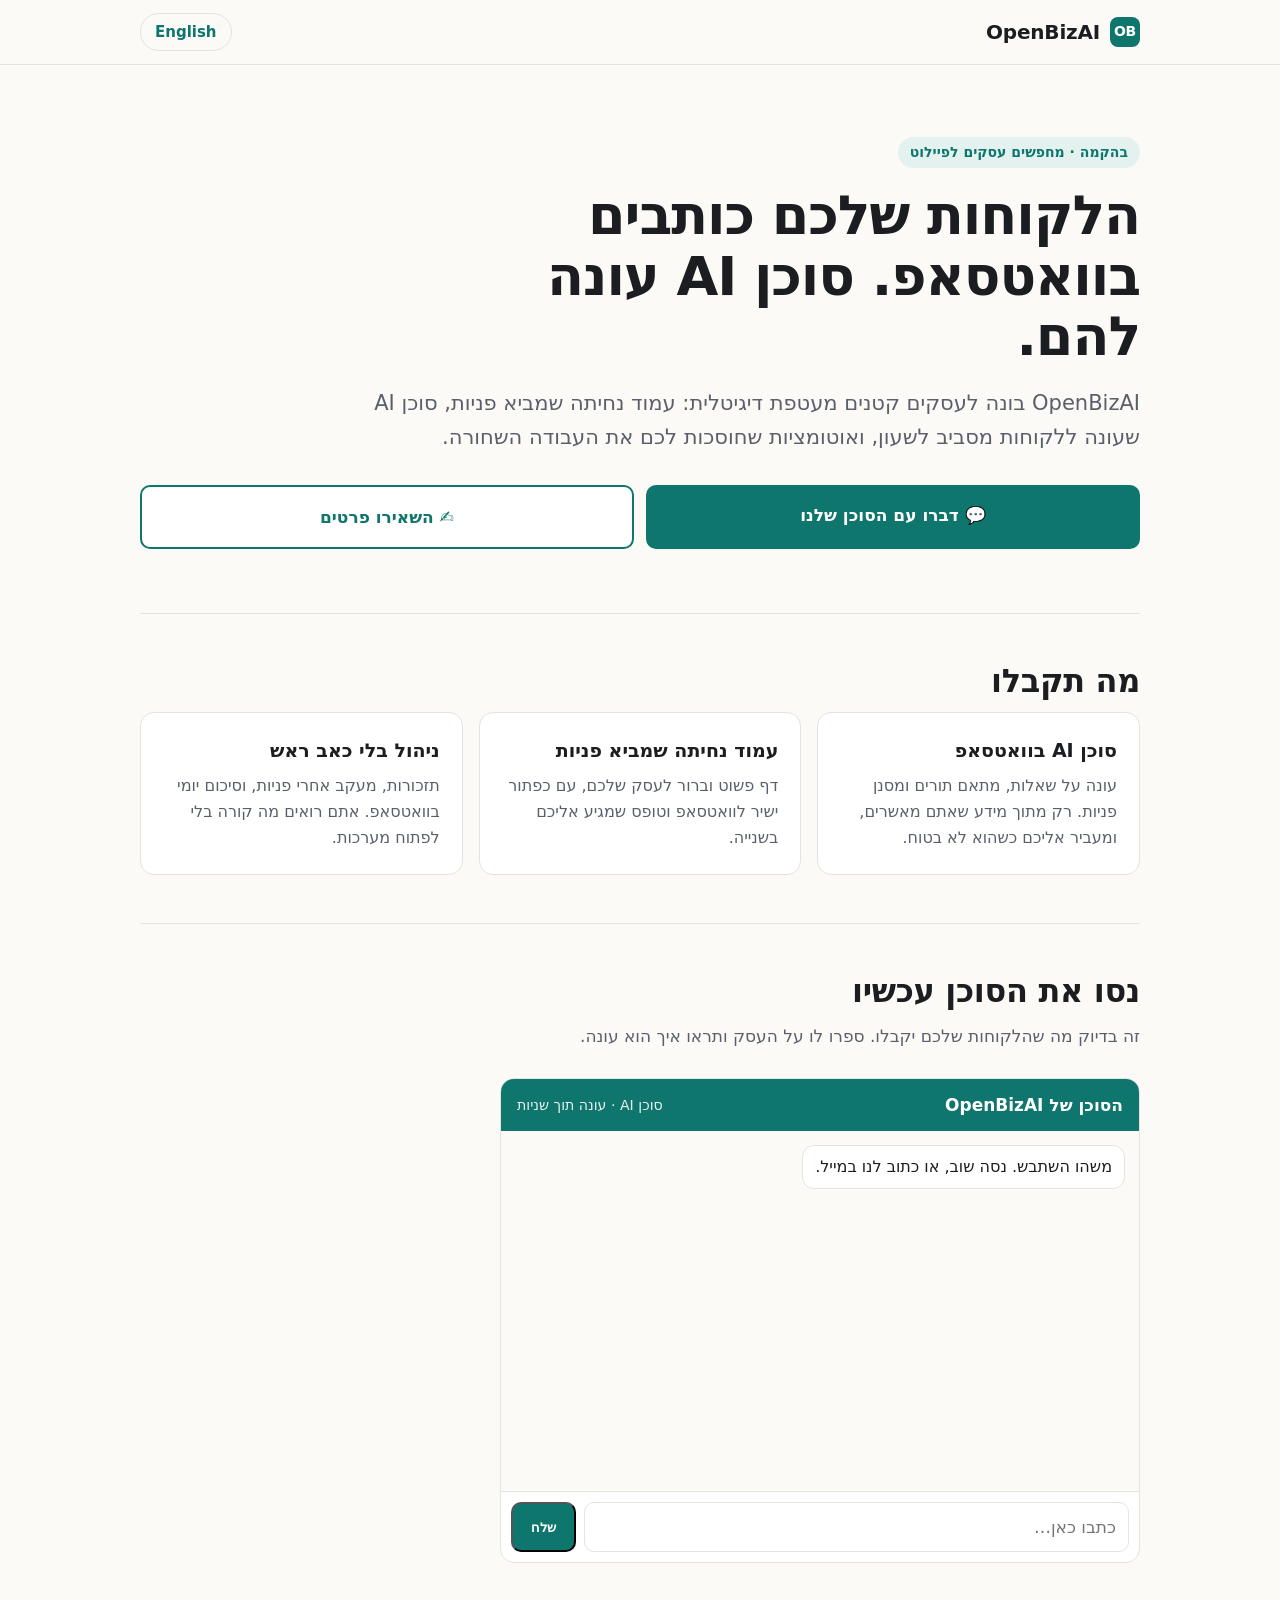
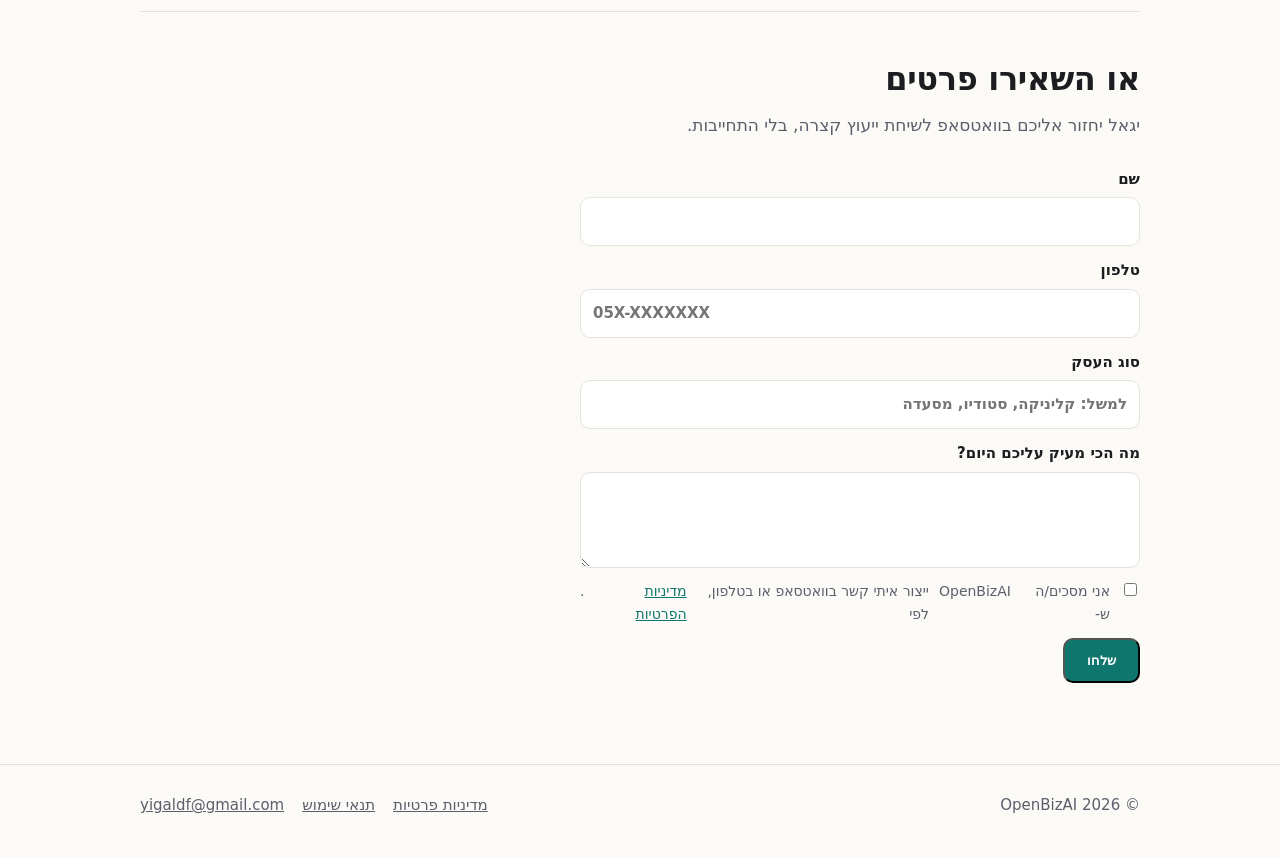
<file: index.html>
<!doctype html>
<html lang="he" dir="rtl">
<head>
  <meta charset="utf-8">
  <meta name="viewport" content="width=device-width, initial-scale=1">
  <title>OpenBizAI – סוכני AI לעסקים קטנים</title>
  <meta name="description" content="OpenBizAI בונה לעסקים קטנים מעטפת דיגיטלית: עמוד נחיתה, גיוס לקוחות, וסוכן AI שעונה ללקוחות בוואטסאפ. דברו עם הסוכן שלנו עכשיו.">
  <link rel="canonical" href="https://openbiz.co.il/">
  <link rel="alternate" hreflang="he" href="https://openbiz.co.il/">
  <link rel="alternate" hreflang="en" href="https://openbiz.co.il/en/">
  <link rel="alternate" hreflang="x-default" href="https://openbiz.co.il/">
  <meta property="og:type" content="website">
  <meta property="og:site_name" content="OpenBizAI">
  <meta property="og:title" content="OpenBizAI – סוכני AI לעסקים קטנים">
  <meta property="og:description" content="עמוד נחיתה, גיוס לקוחות וסוכן AI בוואטסאפ. דברו עם הסוכן שלנו עכשיו.">
  <meta property="og:url" content="https://openbiz.co.il/">
  <meta property="og:locale" content="he_IL">
  <link rel="icon" href="assets/favicon.svg" type="image/svg+xml">
  <link rel="stylesheet" href="assets/style.css">
</head>
<body data-api="https://api.openbiz.co.il" data-whatsapp="">
  <header class="site-header">
    <div class="wrap">
      <a class="brand" href="./"><span class="brand-mark">OB</span><span class="ltr">OpenBizAI</span></a>
      <a class="lang-switch" href="en/" hreflang="en" lang="en">English</a>
    </div>
  </header>

  <main>
    <div class="wrap">
      <section class="hero">
        <span class="eyebrow">בהקמה · מחפשים עסקים לפיילוט</span>
        <h1>הלקוחות שלכם כותבים בוואטסאפ. סוכן AI עונה להם.</h1>
        <p class="lead"><span class="ltr">OpenBizAI</span> בונה לעסקים קטנים מעטפת דיגיטלית: עמוד נחיתה שמביא פניות, סוכן AI שעונה ללקוחות מסביב לשעון, ואוטומציות שחוסכות לכם את העבודה השחורה.</p>
        <div class="entries">
          <a class="btn" href="#chat" data-open-chat>💬 דברו עם הסוכן שלנו</a>
          <a class="btn secondary" href="#contact">✍️ השאירו פרטים</a>
          <a class="btn secondary" data-wa-link href="#" hidden target="_blank" rel="noopener">📱 וואטסאפ</a>
        </div>
      </section>

      <section id="what">
        <h2>מה תקבלו</h2>
        <div class="grid">
          <div class="card">
            <h3>סוכן AI בוואטסאפ</h3>
            <p>עונה על שאלות, מתאם תורים ומסנן פניות. רק מתוך מידע שאתם מאשרים, ומעביר אליכם כשהוא לא בטוח.</p>
          </div>
          <div class="card">
            <h3>עמוד נחיתה שמביא פניות</h3>
            <p>דף פשוט וברור לעסק שלכם, עם כפתור ישיר לוואטסאפ וטופס שמגיע אליכם בשנייה.</p>
          </div>
          <div class="card">
            <h3>ניהול בלי כאב ראש</h3>
            <p>תזכורות, מעקב אחרי פניות, וסיכום יומי בוואטסאפ. אתם רואים מה קורה בלי לפתוח מערכות.</p>
          </div>
        </div>
      </section>

      <section id="chat-section">
        <h2>נסו את הסוכן עכשיו</h2>
        <p class="section-intro">זה בדיוק מה שהלקוחות שלכם יקבלו. ספרו לו על העסק ותראו איך הוא עונה.</p>
        <div class="chat" id="chat">
          <div class="chat-head"><span>הסוכן של <span class="ltr">OpenBizAI</span></span><small>סוכן AI · עונה תוך שניות</small></div>
          <div class="chat-log" aria-live="polite"></div>
          <div class="chat-input">
            <input type="text" placeholder="כתבו כאן…" autocomplete="off" aria-label="הודעה לסוכן">
            <button type="button" class="btn">שלח</button>
          </div>
        </div>
      </section>

      <section id="contact">
        <h2>או השאירו פרטים</h2>
        <p class="section-intro">יגאל יחזור אליכם בוואטסאפ לשיחת ייעוץ קצרה, בלי התחייבות.</p>
        <form class="form" id="lead-form" novalidate>
          <label>שם <input name="name" type="text" required maxlength="120" autocomplete="name"></label>
          <label>טלפון <input name="phone" type="tel" required maxlength="40" autocomplete="tel" placeholder="05X-XXXXXXX" dir="ltr"></label>
          <label>סוג העסק <input name="business_type" type="text" required maxlength="120" placeholder="למשל: קליניקה, סטודיו, מסעדה"></label>
          <label>מה הכי מעיק עליכם היום? <textarea name="message" maxlength="2000"></textarea></label>
          <div class="hp" aria-hidden="true"><label>Website <input name="website" type="text" tabindex="-1" autocomplete="off"></label></div>
          <label class="consent"><input name="consent" type="checkbox" required> אני מסכים/ה ש-<span class="ltr">OpenBizAI</span> ייצור איתי קשר בוואטסאפ או בטלפון, לפי <a href="privacy/">מדיניות הפרטיות</a>.</label>
          <div><button type="submit" class="btn">שלחו</button></div>
          <div class="status" id="lead-status" aria-live="polite"></div>
        </form>
      </section>
    </div>
  </main>

  <footer class="site-footer">
    <div class="wrap">
      <span>© 2026 <span class="ltr">OpenBizAI</span></span>
      <nav>
        <a href="privacy/">מדיניות פרטיות</a>
        <a href="terms/">תנאי שימוש</a>
        <a href="mailto:yigaldf@gmail.com" class="ltr">yigaldf@gmail.com</a>
      </nav>
    </div>
  </footer>
  <script src="assets/site.js" defer></script>
  <!-- Cloudflare Web Analytics: cookieless page-view counts, no individual tracking -->
  <script type="module" src="https://static.cloudflareinsights.com/beacon.min.js" data-cf-beacon='{"token": "da48ae6f92434eb488f0806ab7107b5d"}'></script>
</body>
</html>
</file>
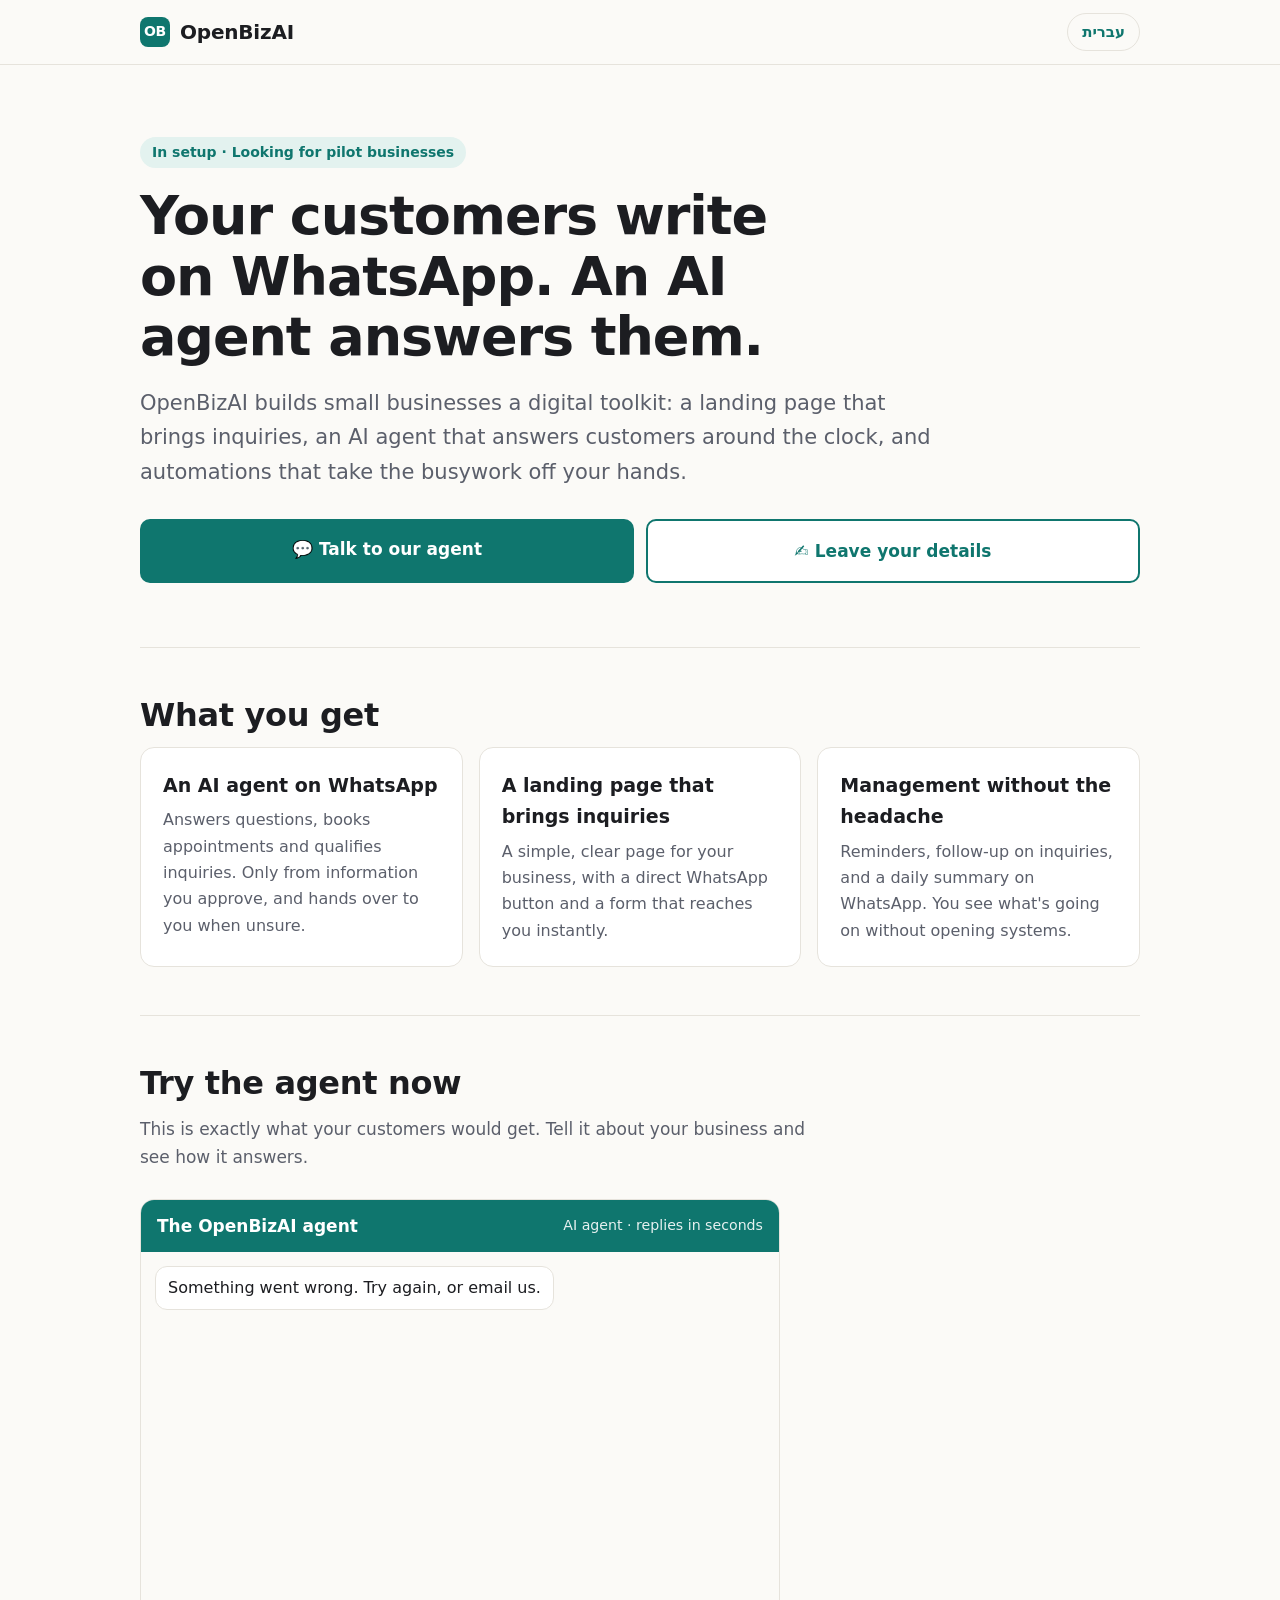
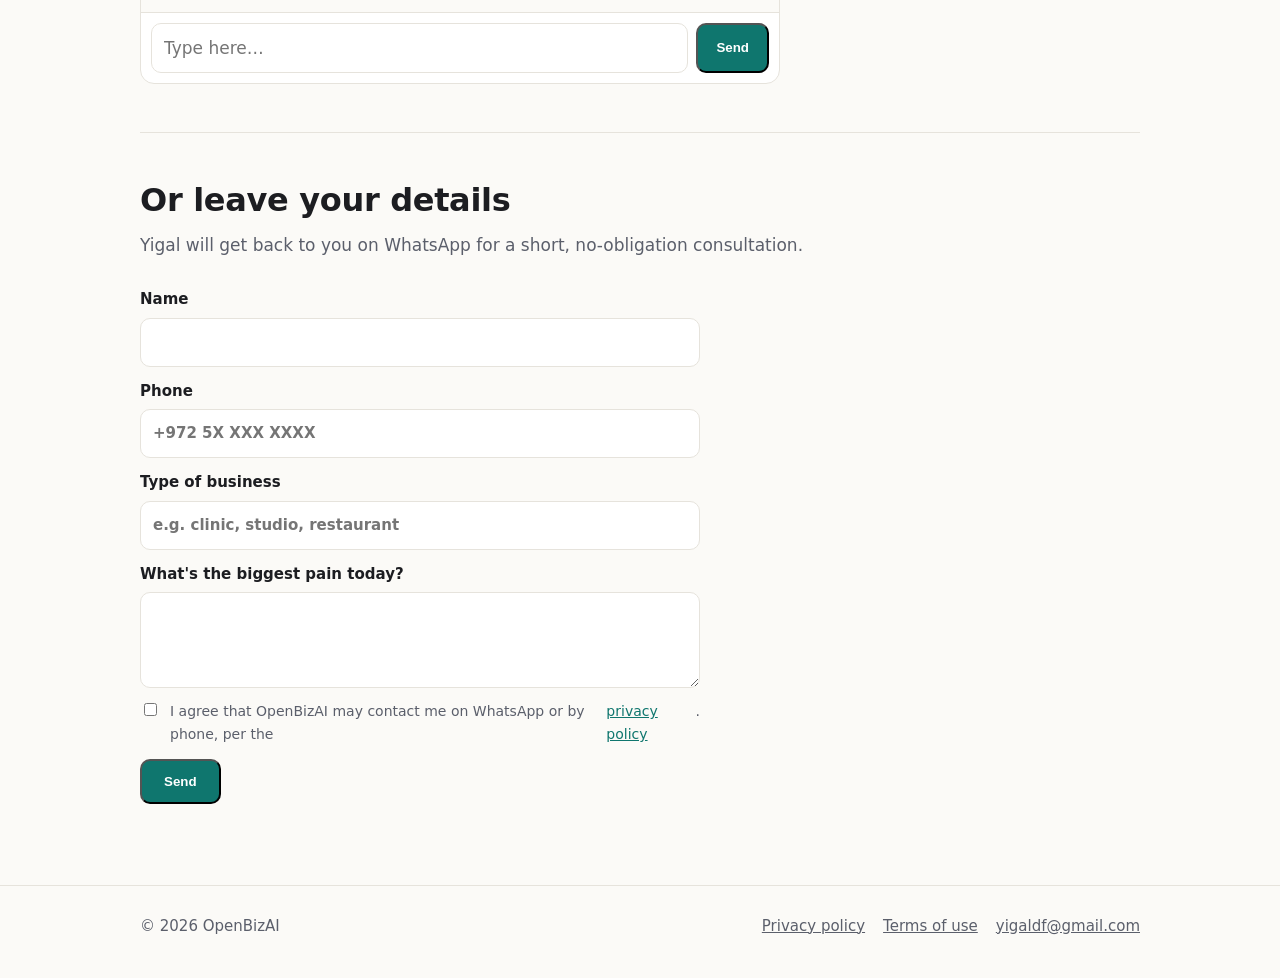
<file: en/index.html>
<!doctype html>
<html lang="en" dir="ltr">
<head>
  <meta charset="utf-8">
  <meta name="viewport" content="width=device-width, initial-scale=1">
  <title>OpenBizAI – AI agents for small businesses</title>
  <meta name="description" content="OpenBizAI builds small businesses a digital toolkit: a landing page, customer acquisition, and an AI agent that answers customers on WhatsApp. Talk to our agent now.">
  <link rel="canonical" href="https://openbiz.co.il/en/">
  <link rel="alternate" hreflang="he" href="https://openbiz.co.il/">
  <link rel="alternate" hreflang="en" href="https://openbiz.co.il/en/">
  <link rel="alternate" hreflang="x-default" href="https://openbiz.co.il/">
  <meta property="og:type" content="website">
  <meta property="og:site_name" content="OpenBizAI">
  <meta property="og:title" content="OpenBizAI – AI agents for small businesses">
  <meta property="og:description" content="A landing page, customer acquisition and an AI agent on WhatsApp. Talk to our agent now.">
  <meta property="og:url" content="https://openbiz.co.il/en/">
  <meta property="og:locale" content="en_US">
  <link rel="icon" href="../assets/favicon.svg" type="image/svg+xml">
  <link rel="stylesheet" href="../assets/style.css">
</head>
<body data-api="https://api.openbiz.co.il" data-whatsapp="">
  <header class="site-header">
    <div class="wrap">
      <a class="brand" href="./"><span class="brand-mark">OB</span><span>OpenBizAI</span></a>
      <a class="lang-switch" href="../" hreflang="he" lang="he">עברית</a>
    </div>
  </header>

  <main>
    <div class="wrap">
      <section class="hero">
        <span class="eyebrow">In setup · Looking for pilot businesses</span>
        <h1>Your customers write on WhatsApp. An AI agent answers them.</h1>
        <p class="lead">OpenBizAI builds small businesses a digital toolkit: a landing page that brings inquiries, an AI agent that answers customers around the clock, and automations that take the busywork off your hands.</p>
        <div class="entries">
          <a class="btn" href="#chat" data-open-chat>💬 Talk to our agent</a>
          <a class="btn secondary" href="#contact">✍️ Leave your details</a>
          <a class="btn secondary" data-wa-link href="#" hidden target="_blank" rel="noopener">📱 WhatsApp</a>
        </div>
      </section>

      <section id="what">
        <h2>What you get</h2>
        <div class="grid">
          <div class="card">
            <h3>An AI agent on WhatsApp</h3>
            <p>Answers questions, books appointments and qualifies inquiries. Only from information you approve, and hands over to you when unsure.</p>
          </div>
          <div class="card">
            <h3>A landing page that brings inquiries</h3>
            <p>A simple, clear page for your business, with a direct WhatsApp button and a form that reaches you instantly.</p>
          </div>
          <div class="card">
            <h3>Management without the headache</h3>
            <p>Reminders, follow-up on inquiries, and a daily summary on WhatsApp. You see what's going on without opening systems.</p>
          </div>
        </div>
      </section>

      <section id="chat-section">
        <h2>Try the agent now</h2>
        <p class="section-intro">This is exactly what your customers would get. Tell it about your business and see how it answers.</p>
        <div class="chat" id="chat">
          <div class="chat-head"><span>The OpenBizAI agent</span><small>AI agent · replies in seconds</small></div>
          <div class="chat-log" aria-live="polite"></div>
          <div class="chat-input">
            <input type="text" placeholder="Type here…" autocomplete="off" aria-label="Message to the agent">
            <button type="button" class="btn">Send</button>
          </div>
        </div>
      </section>

      <section id="contact">
        <h2>Or leave your details</h2>
        <p class="section-intro">Yigal will get back to you on WhatsApp for a short, no-obligation consultation.</p>
        <form class="form" id="lead-form" novalidate>
          <label>Name <input name="name" type="text" required maxlength="120" autocomplete="name"></label>
          <label>Phone <input name="phone" type="tel" required maxlength="40" autocomplete="tel" placeholder="+972 5X XXX XXXX"></label>
          <label>Type of business <input name="business_type" type="text" required maxlength="120" placeholder="e.g. clinic, studio, restaurant"></label>
          <label>What's the biggest pain today? <textarea name="message" maxlength="2000"></textarea></label>
          <div class="hp" aria-hidden="true"><label>Website <input name="website" type="text" tabindex="-1" autocomplete="off"></label></div>
          <label class="consent"><input name="consent" type="checkbox" required> I agree that OpenBizAI may contact me on WhatsApp or by phone, per the <a href="privacy/">privacy policy</a>.</label>
          <div><button type="submit" class="btn">Send</button></div>
          <div class="status" id="lead-status" aria-live="polite"></div>
        </form>
      </section>
    </div>
  </main>

  <footer class="site-footer">
    <div class="wrap">
      <span>© 2026 OpenBizAI</span>
      <nav>
        <a href="privacy/">Privacy policy</a>
        <a href="terms/">Terms of use</a>
        <a href="mailto:yigaldf@gmail.com">yigaldf@gmail.com</a>
      </nav>
    </div>
  </footer>
  <script src="../assets/site.js" defer></script>
  <!-- Cloudflare Web Analytics: cookieless page-view counts, no individual tracking -->
  <script type="module" src="https://static.cloudflareinsights.com/beacon.min.js" data-cf-beacon='{"token": "da48ae6f92434eb488f0806ab7107b5d"}'></script>
</body>
</html>
</file>
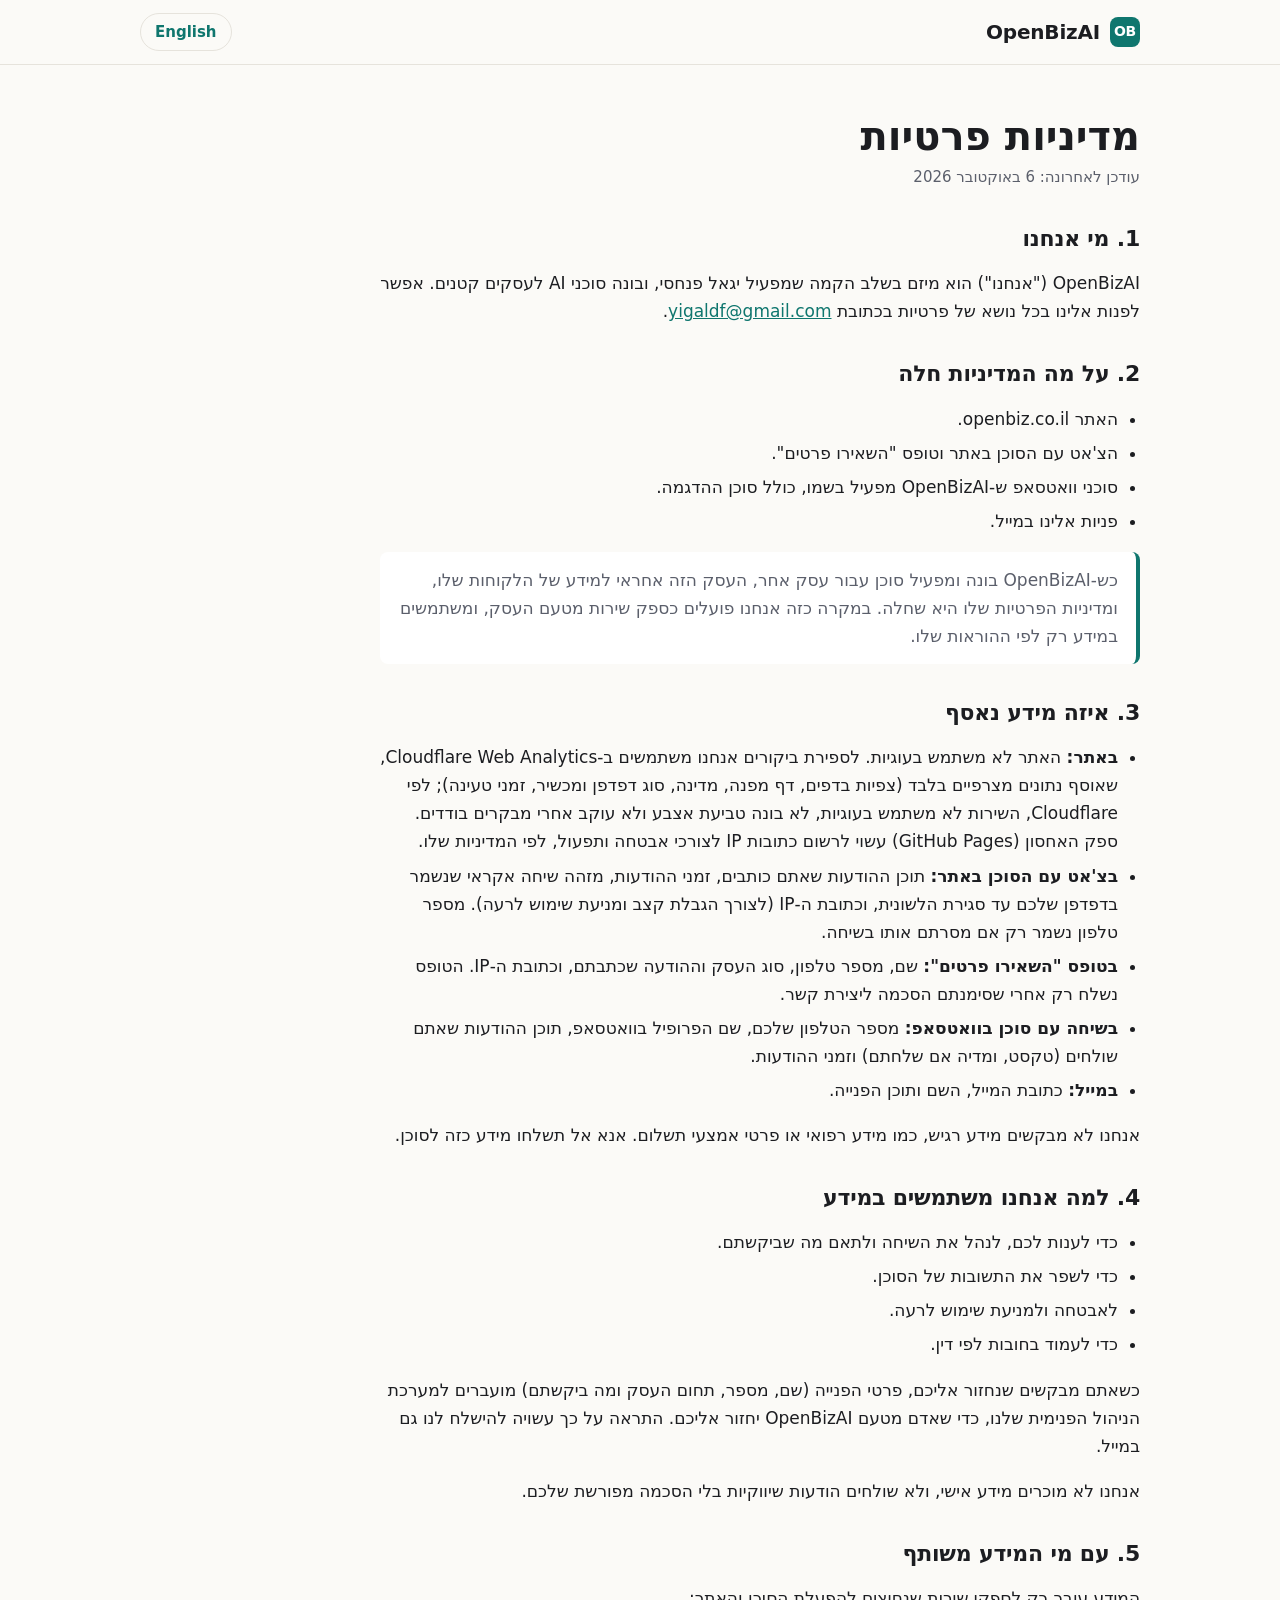
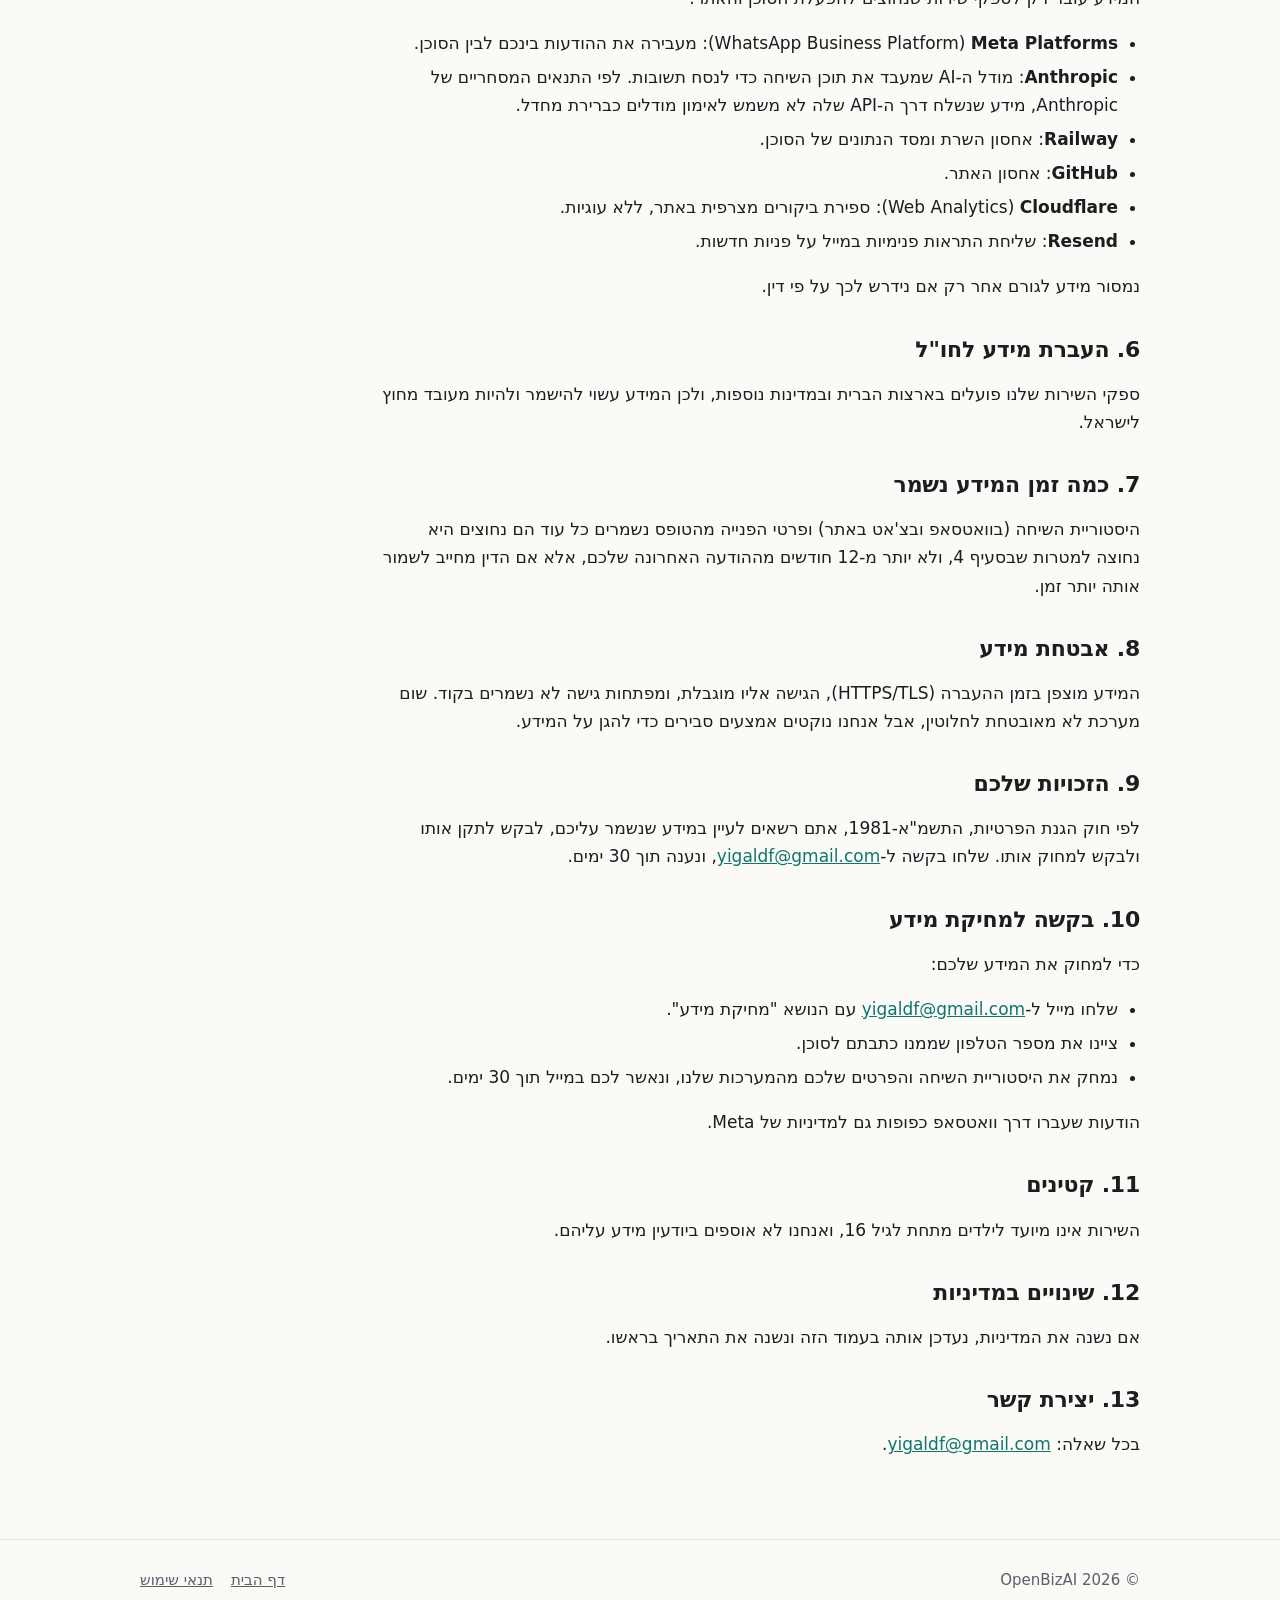
<file: privacy/index.html>
<!doctype html>
<html lang="he" dir="rtl">
<head>
  <meta charset="utf-8">
  <meta name="viewport" content="width=device-width, initial-scale=1">
  <title>מדיניות פרטיות – OpenBizAI</title>
  <meta name="description" content="מדיניות הפרטיות של OpenBizAI: איזה מידע נאסף באתר ובסוכני הוואטסאפ, למה, עם מי הוא משותף ואיך מבקשים למחוק אותו.">
  <link rel="canonical" href="https://openbiz.co.il/privacy/">
  <link rel="alternate" hreflang="he" href="https://openbiz.co.il/privacy/">
  <link rel="alternate" hreflang="en" href="https://openbiz.co.il/en/privacy/">
  <link rel="icon" href="../assets/favicon.svg" type="image/svg+xml">
  <link rel="stylesheet" href="../assets/style.css">
</head>
<body>
  <header class="site-header">
    <div class="wrap">
      <a class="brand" href="../"><span class="brand-mark">OB</span><span class="ltr">OpenBizAI</span></a>
      <a class="lang-switch" href="../en/privacy/" hreflang="en" lang="en">English</a>
    </div>
  </header>

  <main class="wrap">
    <article class="doc">
      <h1>מדיניות פרטיות</h1>
      <p class="updated">עודכן לאחרונה: 6 באוקטובר 2026</p>

      <h2>1. מי אנחנו</h2>
      <p><span class="ltr">OpenBizAI</span> ("אנחנו") הוא מיזם בשלב הקמה שמפעיל יגאל פנחסי, ובונה סוכני AI לעסקים קטנים. אפשר לפנות אלינו בכל נושא של פרטיות בכתובת <a href="mailto:yigaldf@gmail.com" class="ltr">yigaldf@gmail.com</a>.</p>

      <h2>2. על מה המדיניות חלה</h2>
      <ul>
        <li>האתר <span class="ltr">openbiz.co.il</span>.</li>
        <li>הצ'אט עם הסוכן באתר וטופס "השאירו פרטים".</li>
        <li>סוכני וואטסאפ ש-<span class="ltr">OpenBizAI</span> מפעיל בשמו, כולל סוכן ההדגמה.</li>
        <li>פניות אלינו במייל.</li>
      </ul>
      <p class="note">כש-<span class="ltr">OpenBizAI</span> בונה ומפעיל סוכן עבור עסק אחר, העסק הזה אחראי למידע של הלקוחות שלו, ומדיניות הפרטיות שלו היא שחלה. במקרה כזה אנחנו פועלים כספק שירות מטעם העסק, ומשתמשים במידע רק לפי ההוראות שלו.</p>

      <h2>3. איזה מידע נאסף</h2>
      <ul>
        <li><strong>באתר:</strong> האתר לא משתמש בעוגיות. לספירת ביקורים אנחנו משתמשים ב-<span class="ltr">Cloudflare Web Analytics</span>, שאוסף נתונים מצרפיים בלבד (צפיות בדפים, דף מפנה, מדינה, סוג דפדפן ומכשיר, זמני טעינה); לפי <span class="ltr">Cloudflare</span>, השירות לא משתמש בעוגיות, לא בונה טביעת אצבע ולא עוקב אחרי מבקרים בודדים. ספק האחסון (<span class="ltr">GitHub Pages</span>) עשוי לרשום כתובות IP לצורכי אבטחה ותפעול, לפי המדיניות שלו.</li>
        <li><strong>בצ'אט עם הסוכן באתר:</strong> תוכן ההודעות שאתם כותבים, זמני ההודעות, מזהה שיחה אקראי שנשמר בדפדפן שלכם עד סגירת הלשונית, וכתובת ה-IP (לצורך הגבלת קצב ומניעת שימוש לרעה). מספר טלפון נשמר רק אם מסרתם אותו בשיחה.</li>
        <li><strong>בטופס "השאירו פרטים":</strong> שם, מספר טלפון, סוג העסק וההודעה שכתבתם, וכתובת ה-IP. הטופס נשלח רק אחרי שסימנתם הסכמה ליצירת קשר.</li>
        <li><strong>בשיחה עם סוכן בוואטסאפ:</strong> מספר הטלפון שלכם, שם הפרופיל בוואטסאפ, תוכן ההודעות שאתם שולחים (טקסט, ומדיה אם שלחתם) וזמני ההודעות.</li>
        <li><strong>במייל:</strong> כתובת המייל, השם ותוכן הפנייה.</li>
      </ul>
      <p>אנחנו לא מבקשים מידע רגיש, כמו מידע רפואי או פרטי אמצעי תשלום. אנא אל תשלחו מידע כזה לסוכן.</p>

      <h2>4. למה אנחנו משתמשים במידע</h2>
      <ul>
        <li>כדי לענות לכם, לנהל את השיחה ולתאם מה שביקשתם.</li>
        <li>כדי לשפר את התשובות של הסוכן.</li>
        <li>לאבטחה ולמניעת שימוש לרעה.</li>
        <li>כדי לעמוד בחובות לפי דין.</li>
      </ul>
      <p>כשאתם מבקשים שנחזור אליכם, פרטי הפנייה (שם, מספר, תחום העסק ומה ביקשתם) מועברים למערכת הניהול הפנימית שלנו, כדי שאדם מטעם <span class="ltr">OpenBizAI</span> יחזור אליכם. התראה על כך עשויה להישלח לנו גם במייל.</p>
      <p>אנחנו לא מוכרים מידע אישי, ולא שולחים הודעות שיווקיות בלי הסכמה מפורשת שלכם.</p>

      <h2>5. עם מי המידע משותף</h2>
      <p>המידע עובר רק לספקי שירות שנחוצים להפעלת הסוכן והאתר:</p>
      <ul>
        <li><strong><span class="ltr">Meta Platforms</span></strong> (<span class="ltr">WhatsApp Business Platform</span>): מעבירה את ההודעות בינכם לבין הסוכן.</li>
        <li><strong><span class="ltr">Anthropic</span></strong>: מודל ה-AI שמעבד את תוכן השיחה כדי לנסח תשובות. לפי התנאים המסחריים של <span class="ltr">Anthropic</span>, מידע שנשלח דרך ה-API שלה לא משמש לאימון מודלים כברירת מחדל.</li>
        <li><strong><span class="ltr">Railway</span></strong>: אחסון השרת ומסד הנתונים של הסוכן.</li>
        <li><strong><span class="ltr">GitHub</span></strong>: אחסון האתר.</li>
        <li><strong><span class="ltr">Cloudflare</span></strong> (<span class="ltr">Web Analytics</span>): ספירת ביקורים מצרפית באתר, ללא עוגיות.</li>
        <li><strong><span class="ltr">Resend</span></strong>: שליחת התראות פנימיות במייל על פניות חדשות.</li>
      </ul>
      <p>נמסור מידע לגורם אחר רק אם נידרש לכך על פי דין.</p>

      <h2>6. העברת מידע לחו"ל</h2>
      <p>ספקי השירות שלנו פועלים בארצות הברית ובמדינות נוספות, ולכן המידע עשוי להישמר ולהיות מעובד מחוץ לישראל.</p>

      <h2>7. כמה זמן המידע נשמר</h2>
      <p>היסטוריית השיחה (בוואטסאפ ובצ'אט באתר) ופרטי הפנייה מהטופס נשמרים כל עוד הם נחוצים היא נחוצה למטרות שבסעיף 4, ולא יותר מ-12 חודשים מההודעה האחרונה שלכם, אלא אם הדין מחייב לשמור אותה יותר זמן.</p>

      <h2>8. אבטחת מידע</h2>
      <p>המידע מוצפן בזמן ההעברה (HTTPS/TLS), הגישה אליו מוגבלת, ומפתחות גישה לא נשמרים בקוד. שום מערכת לא מאובטחת לחלוטין, אבל אנחנו נוקטים אמצעים סבירים כדי להגן על המידע.</p>

      <h2>9. הזכויות שלכם</h2>
      <p>לפי חוק הגנת הפרטיות, התשמ"א-1981, אתם רשאים לעיין במידע שנשמר עליכם, לבקש לתקן אותו ולבקש למחוק אותו. שלחו בקשה ל-<a href="mailto:yigaldf@gmail.com" class="ltr">yigaldf@gmail.com</a>, ונענה תוך 30 ימים.</p>

      <h2 id="data-deletion">10. בקשה למחיקת מידע</h2>
      <p>כדי למחוק את המידע שלכם:</p>
      <ul>
        <li>שלחו מייל ל-<a href="mailto:yigaldf@gmail.com?subject=%D7%9E%D7%97%D7%99%D7%A7%D7%AA%20%D7%9E%D7%99%D7%93%D7%A2" class="ltr">yigaldf@gmail.com</a> עם הנושא "מחיקת מידע".</li>
        <li>ציינו את מספר הטלפון שממנו כתבתם לסוכן.</li>
        <li>נמחק את היסטוריית השיחה והפרטים שלכם מהמערכות שלנו, ונאשר לכם במייל תוך 30 ימים.</li>
      </ul>
      <p>הודעות שעברו דרך וואטסאפ כפופות גם למדיניות של <span class="ltr">Meta</span>.</p>

      <h2>11. קטינים</h2>
      <p>השירות אינו מיועד לילדים מתחת לגיל 16, ואנחנו לא אוספים ביודעין מידע עליהם.</p>

      <h2>12. שינויים במדיניות</h2>
      <p>אם נשנה את המדיניות, נעדכן אותה בעמוד הזה ונשנה את התאריך בראשו.</p>

      <h2>13. יצירת קשר</h2>
      <p>בכל שאלה: <a href="mailto:yigaldf@gmail.com" class="ltr">yigaldf@gmail.com</a>.</p>
    </article>
  </main>

  <footer class="site-footer">
    <div class="wrap">
      <span>© 2026 <span class="ltr">OpenBizAI</span></span>
      <nav>
        <a href="../">דף הבית</a>
        <a href="../terms/">תנאי שימוש</a>
      </nav>
    </div>
  </footer>
  <!-- Cloudflare Web Analytics: cookieless page-view counts, no individual tracking -->
  <script type="module" src="https://static.cloudflareinsights.com/beacon.min.js" data-cf-beacon='{"token": "da48ae6f92434eb488f0806ab7107b5d"}'></script>
</body>
</html>
</file>
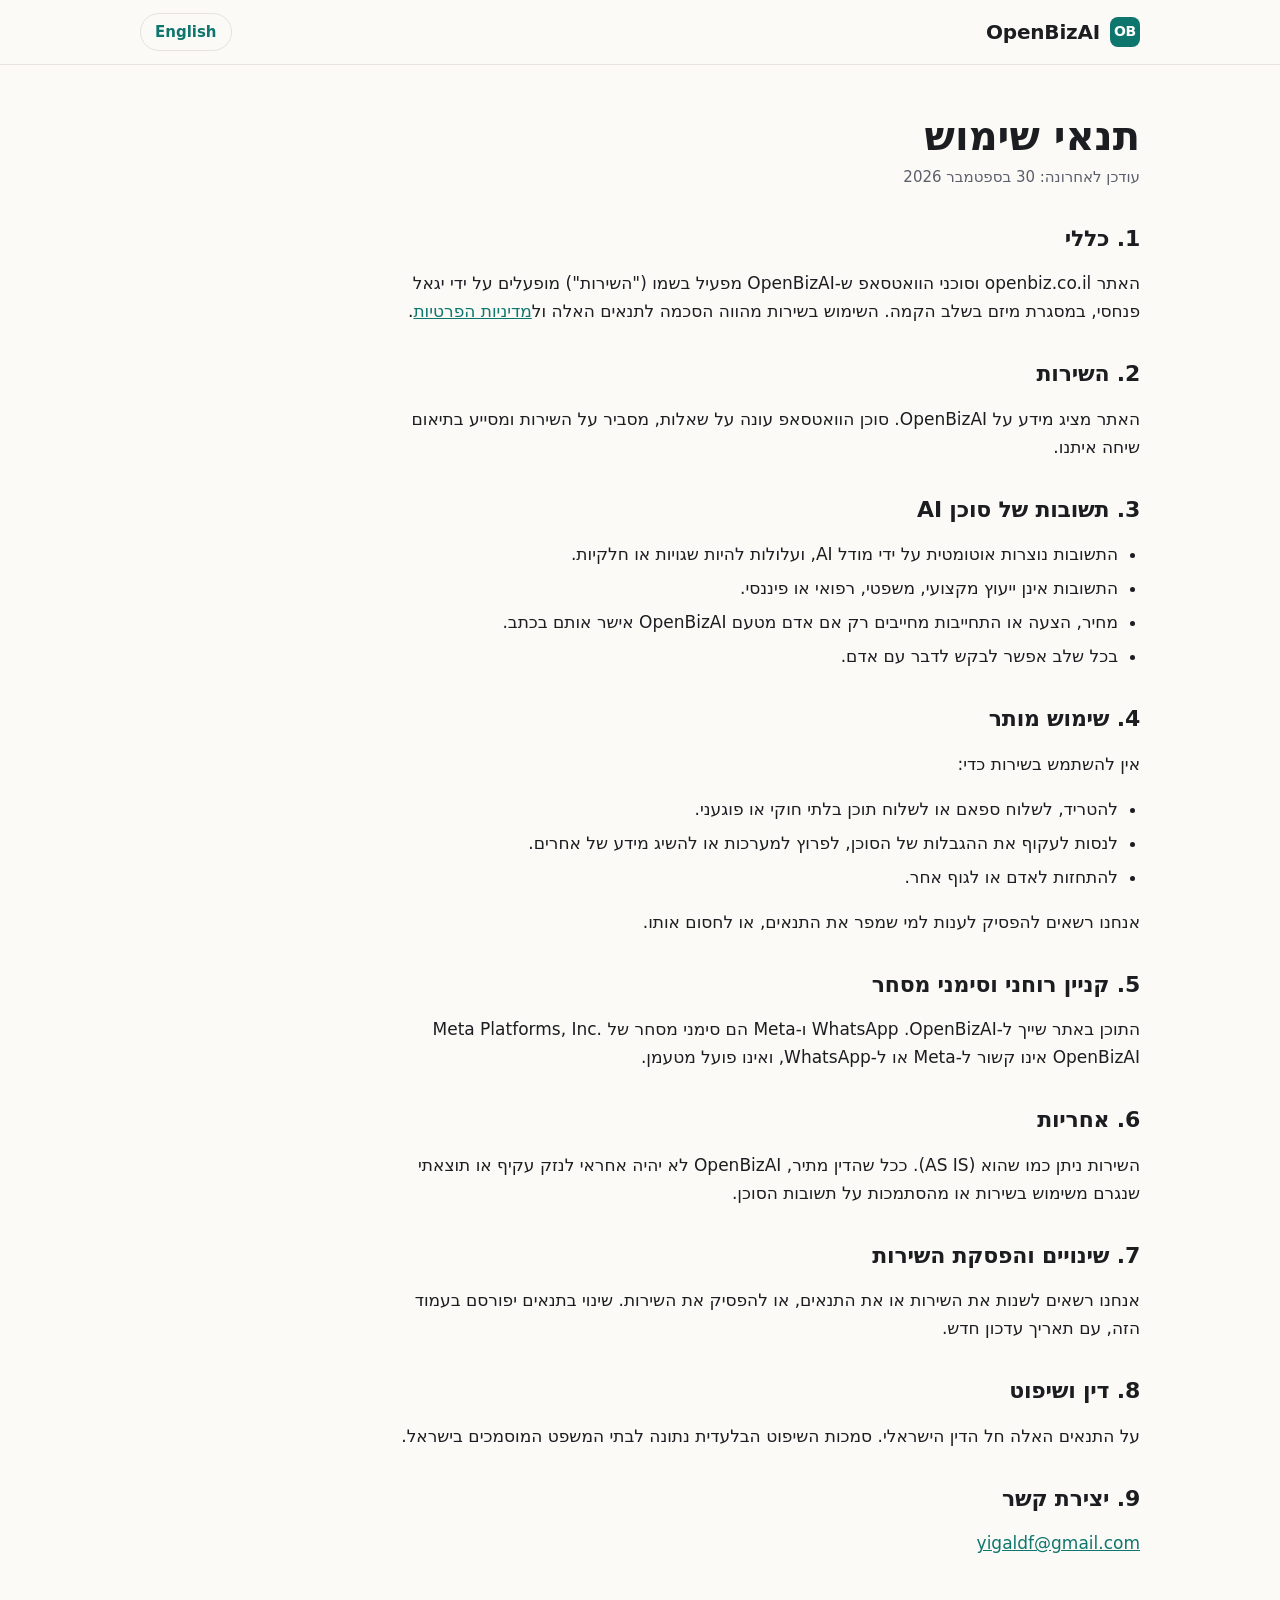
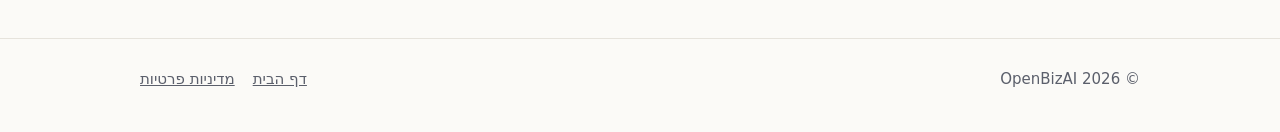
<file: terms/index.html>
<!doctype html>
<html lang="he" dir="rtl">
<head>
  <meta charset="utf-8">
  <meta name="viewport" content="width=device-width, initial-scale=1">
  <title>תנאי שימוש – OpenBizAI</title>
  <meta name="description" content="תנאי השימוש באתר ובסוכני הוואטסאפ של OpenBizAI.">
  <link rel="canonical" href="https://openbiz.co.il/terms/">
  <link rel="alternate" hreflang="he" href="https://openbiz.co.il/terms/">
  <link rel="alternate" hreflang="en" href="https://openbiz.co.il/en/terms/">
  <link rel="icon" href="../assets/favicon.svg" type="image/svg+xml">
  <link rel="stylesheet" href="../assets/style.css">
</head>
<body>
  <header class="site-header">
    <div class="wrap">
      <a class="brand" href="../"><span class="brand-mark">OB</span><span class="ltr">OpenBizAI</span></a>
      <a class="lang-switch" href="../en/terms/" hreflang="en" lang="en">English</a>
    </div>
  </header>

  <main class="wrap">
    <article class="doc">
      <h1>תנאי שימוש</h1>
      <p class="updated">עודכן לאחרונה: 30 בספטמבר 2026</p>

      <h2>1. כללי</h2>
      <p>האתר <span class="ltr">openbiz.co.il</span> וסוכני הוואטסאפ ש-<span class="ltr">OpenBizAI</span> מפעיל בשמו ("השירות") מופעלים על ידי יגאל פנחסי, במסגרת מיזם בשלב הקמה. השימוש בשירות מהווה הסכמה לתנאים האלה ול<a href="../privacy/">מדיניות הפרטיות</a>.</p>

      <h2>2. השירות</h2>
      <p>האתר מציג מידע על <span class="ltr">OpenBizAI</span>. סוכן הוואטסאפ עונה על שאלות, מסביר על השירות ומסייע בתיאום שיחה איתנו.</p>

      <h2>3. תשובות של סוכן AI</h2>
      <ul>
        <li>התשובות נוצרות אוטומטית על ידי מודל AI, ועלולות להיות שגויות או חלקיות.</li>
        <li>התשובות אינן ייעוץ מקצועי, משפטי, רפואי או פיננסי.</li>
        <li>מחיר, הצעה או התחייבות מחייבים רק אם אדם מטעם <span class="ltr">OpenBizAI</span> אישר אותם בכתב.</li>
        <li>בכל שלב אפשר לבקש לדבר עם אדם.</li>
      </ul>

      <h2>4. שימוש מותר</h2>
      <p>אין להשתמש בשירות כדי:</p>
      <ul>
        <li>להטריד, לשלוח ספאם או לשלוח תוכן בלתי חוקי או פוגעני.</li>
        <li>לנסות לעקוף את ההגבלות של הסוכן, לפרוץ למערכות או להשיג מידע של אחרים.</li>
        <li>להתחזות לאדם או לגוף אחר.</li>
      </ul>
      <p>אנחנו רשאים להפסיק לענות למי שמפר את התנאים, או לחסום אותו.</p>

      <h2>5. קניין רוחני וסימני מסחר</h2>
      <p>התוכן באתר שייך ל-<span class="ltr">OpenBizAI</span>. <span class="ltr">WhatsApp</span> ו-<span class="ltr">Meta</span> הם סימני מסחר של <span class="ltr">Meta Platforms, Inc.</span> <span class="ltr">OpenBizAI</span> אינו קשור ל-<span class="ltr">Meta</span> או ל-<span class="ltr">WhatsApp</span>, ואינו פועל מטעמן.</p>

      <h2>6. אחריות</h2>
      <p>השירות ניתן כמו שהוא (<span class="ltr">AS IS</span>). ככל שהדין מתיר, <span class="ltr">OpenBizAI</span> לא יהיה אחראי לנזק עקיף או תוצאתי שנגרם משימוש בשירות או מהסתמכות על תשובות הסוכן.</p>

      <h2>7. שינויים והפסקת השירות</h2>
      <p>אנחנו רשאים לשנות את השירות או את התנאים, או להפסיק את השירות. שינוי בתנאים יפורסם בעמוד הזה, עם תאריך עדכון חדש.</p>

      <h2>8. דין ושיפוט</h2>
      <p>על התנאים האלה חל הדין הישראלי. סמכות השיפוט הבלעדית נתונה לבתי המשפט המוסמכים בישראל.</p>

      <h2>9. יצירת קשר</h2>
      <p><a href="mailto:yigaldf@gmail.com" class="ltr">yigaldf@gmail.com</a></p>
    </article>
  </main>

  <footer class="site-footer">
    <div class="wrap">
      <span>© 2026 <span class="ltr">OpenBizAI</span></span>
      <nav>
        <a href="../">דף הבית</a>
        <a href="../privacy/">מדיניות פרטיות</a>
      </nav>
    </div>
  </footer>
  <!-- Cloudflare Web Analytics: cookieless page-view counts, no individual tracking -->
  <script type="module" src="https://static.cloudflareinsights.com/beacon.min.js" data-cf-beacon='{"token": "da48ae6f92434eb488f0806ab7107b5d"}'></script>
</body>
</html>
</file>
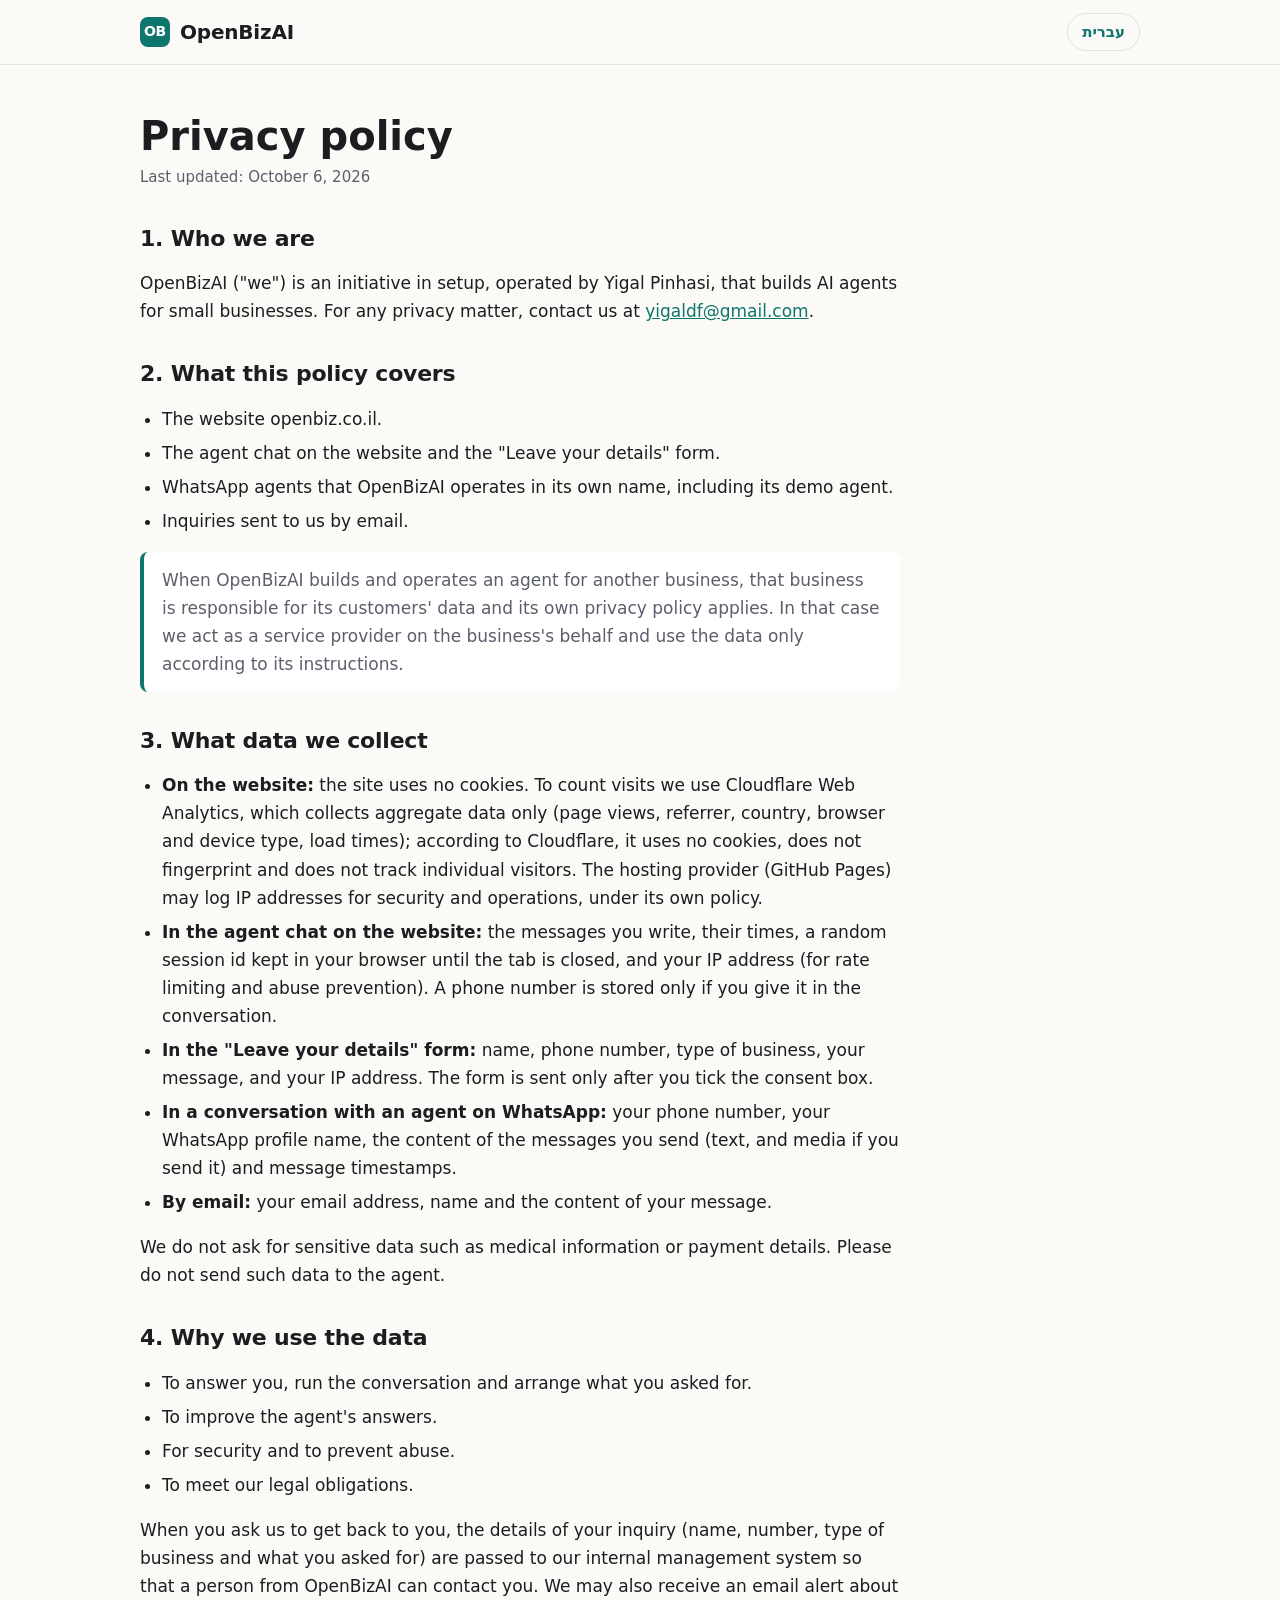
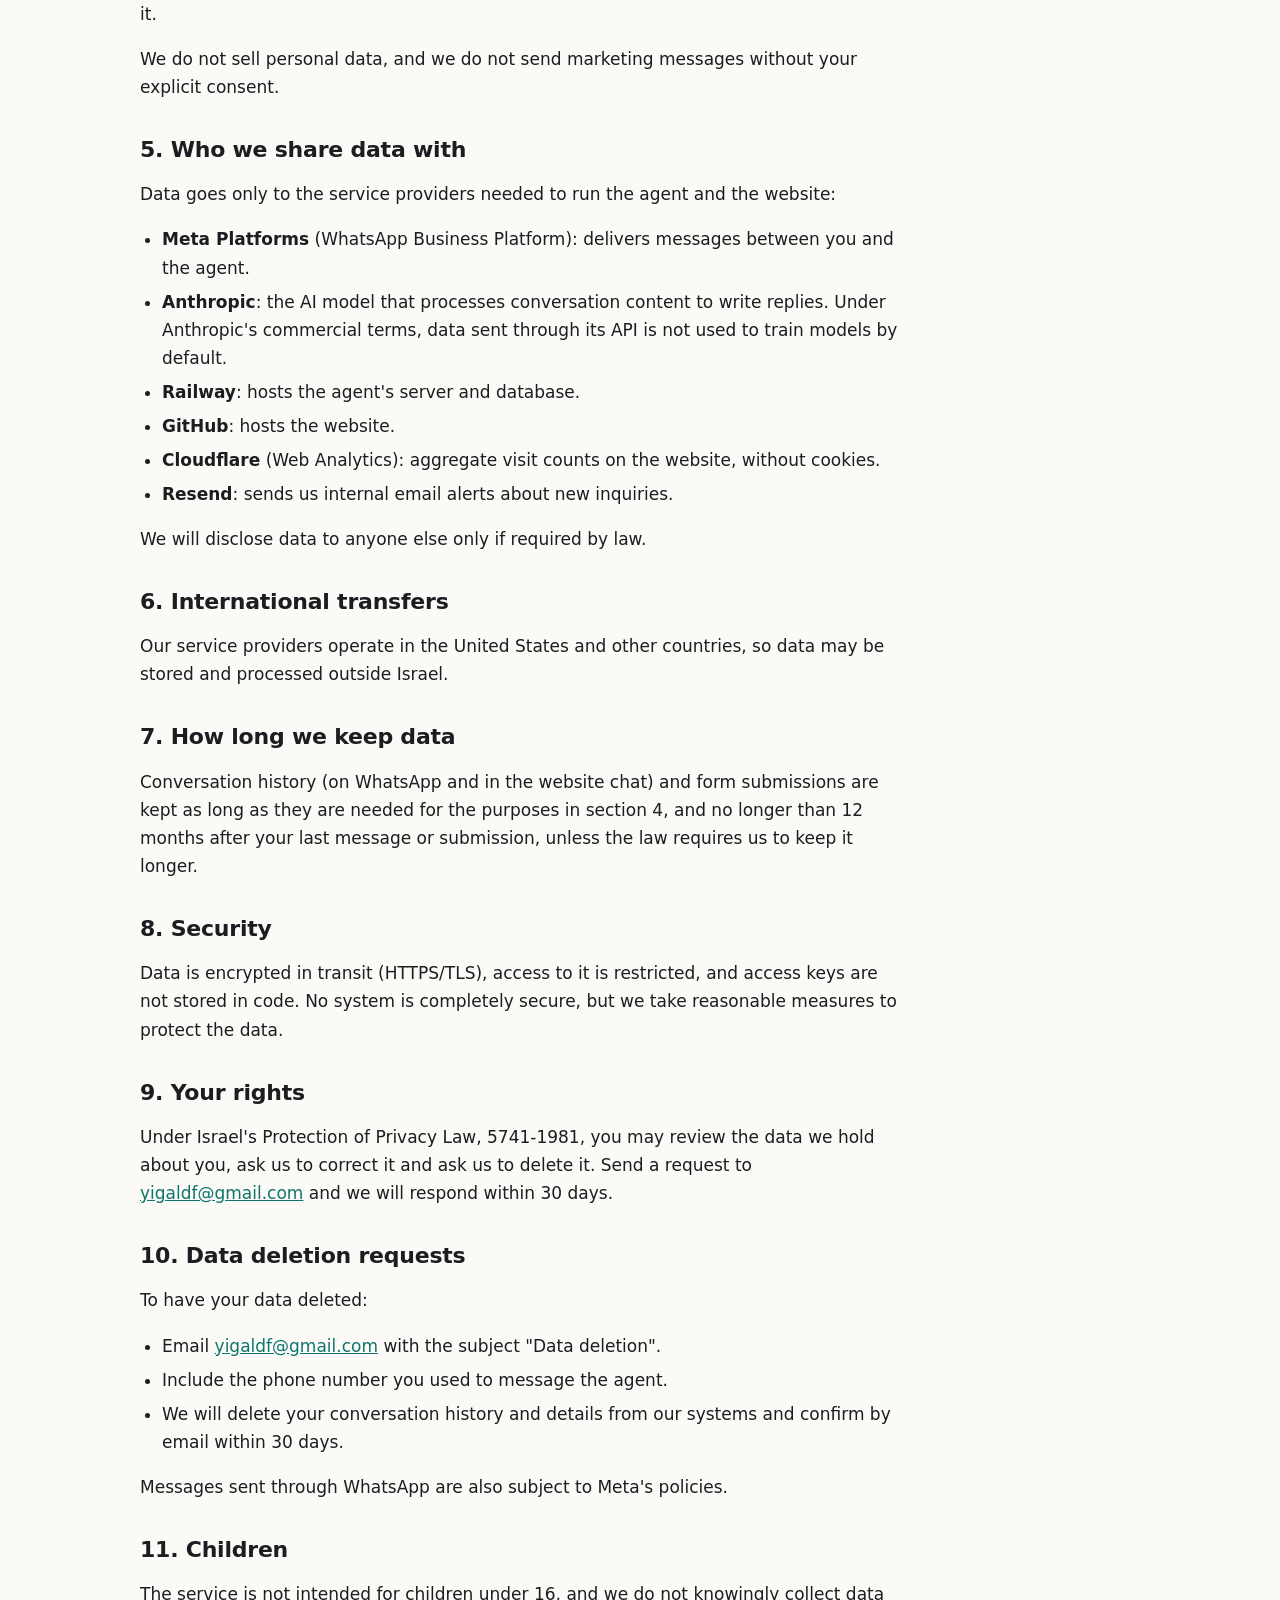
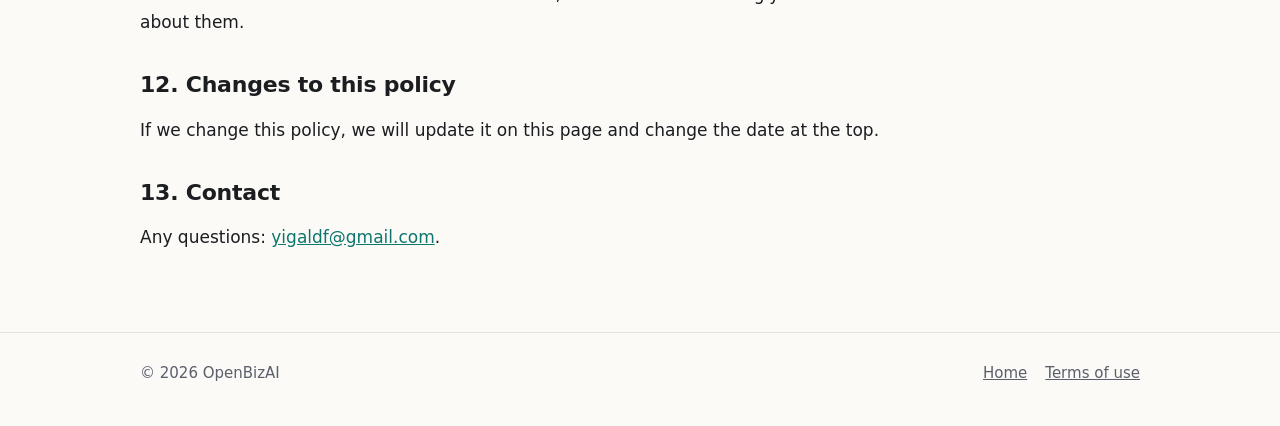
<file: en/privacy/index.html>
<!doctype html>
<html lang="en" dir="ltr">
<head>
  <meta charset="utf-8">
  <meta name="viewport" content="width=device-width, initial-scale=1">
  <title>Privacy policy – OpenBizAI</title>
  <meta name="description" content="OpenBizAI privacy policy: what data the website and WhatsApp agents collect, why, who it is shared with, and how to ask for it to be deleted.">
  <link rel="canonical" href="https://openbiz.co.il/en/privacy/">
  <link rel="alternate" hreflang="he" href="https://openbiz.co.il/privacy/">
  <link rel="alternate" hreflang="en" href="https://openbiz.co.il/en/privacy/">
  <link rel="icon" href="../../assets/favicon.svg" type="image/svg+xml">
  <link rel="stylesheet" href="../../assets/style.css">
</head>
<body>
  <header class="site-header">
    <div class="wrap">
      <a class="brand" href="../"><span class="brand-mark">OB</span><span>OpenBizAI</span></a>
      <a class="lang-switch" href="../../privacy/" hreflang="he" lang="he">עברית</a>
    </div>
  </header>

  <main class="wrap">
    <article class="doc">
      <h1>Privacy policy</h1>
      <p class="updated">Last updated: October 6, 2026</p>

      <h2>1. Who we are</h2>
      <p>OpenBizAI ("we") is an initiative in setup, operated by Yigal Pinhasi, that builds AI agents for small businesses. For any privacy matter, contact us at <a href="mailto:yigaldf@gmail.com">yigaldf@gmail.com</a>.</p>

      <h2>2. What this policy covers</h2>
      <ul>
        <li>The website openbiz.co.il.</li>
        <li>The agent chat on the website and the "Leave your details" form.</li>
        <li>WhatsApp agents that OpenBizAI operates in its own name, including its demo agent.</li>
        <li>Inquiries sent to us by email.</li>
      </ul>
      <p class="note">When OpenBizAI builds and operates an agent for another business, that business is responsible for its customers' data and its own privacy policy applies. In that case we act as a service provider on the business's behalf and use the data only according to its instructions.</p>

      <h2>3. What data we collect</h2>
      <ul>
        <li><strong>On the website:</strong> the site uses no cookies. To count visits we use Cloudflare Web Analytics, which collects aggregate data only (page views, referrer, country, browser and device type, load times); according to Cloudflare, it uses no cookies, does not fingerprint and does not track individual visitors. The hosting provider (GitHub Pages) may log IP addresses for security and operations, under its own policy.</li>
        <li><strong>In the agent chat on the website:</strong> the messages you write, their times, a random session id kept in your browser until the tab is closed, and your IP address (for rate limiting and abuse prevention). A phone number is stored only if you give it in the conversation.</li>
        <li><strong>In the "Leave your details" form:</strong> name, phone number, type of business, your message, and your IP address. The form is sent only after you tick the consent box.</li>
        <li><strong>In a conversation with an agent on WhatsApp:</strong> your phone number, your WhatsApp profile name, the content of the messages you send (text, and media if you send it) and message timestamps.</li>
        <li><strong>By email:</strong> your email address, name and the content of your message.</li>
      </ul>
      <p>We do not ask for sensitive data such as medical information or payment details. Please do not send such data to the agent.</p>

      <h2>4. Why we use the data</h2>
      <ul>
        <li>To answer you, run the conversation and arrange what you asked for.</li>
        <li>To improve the agent's answers.</li>
        <li>For security and to prevent abuse.</li>
        <li>To meet our legal obligations.</li>
      </ul>
      <p>When you ask us to get back to you, the details of your inquiry (name, number, type of business and what you asked for) are passed to our internal management system so that a person from OpenBizAI can contact you. We may also receive an email alert about it.</p>
      <p>We do not sell personal data, and we do not send marketing messages without your explicit consent.</p>

      <h2>5. Who we share data with</h2>
      <p>Data goes only to the service providers needed to run the agent and the website:</p>
      <ul>
        <li><strong>Meta Platforms</strong> (WhatsApp Business Platform): delivers messages between you and the agent.</li>
        <li><strong>Anthropic</strong>: the AI model that processes conversation content to write replies. Under Anthropic's commercial terms, data sent through its API is not used to train models by default.</li>
        <li><strong>Railway</strong>: hosts the agent's server and database.</li>
        <li><strong>GitHub</strong>: hosts the website.</li>
        <li><strong>Cloudflare</strong> (Web Analytics): aggregate visit counts on the website, without cookies.</li>
        <li><strong>Resend</strong>: sends us internal email alerts about new inquiries.</li>
      </ul>
      <p>We will disclose data to anyone else only if required by law.</p>

      <h2>6. International transfers</h2>
      <p>Our service providers operate in the United States and other countries, so data may be stored and processed outside Israel.</p>

      <h2>7. How long we keep data</h2>
      <p>Conversation history (on WhatsApp and in the website chat) and form submissions are kept as long as they are needed for the purposes in section 4, and no longer than 12 months after your last message or submission, unless the law requires us to keep it longer.</p>

      <h2>8. Security</h2>
      <p>Data is encrypted in transit (HTTPS/TLS), access to it is restricted, and access keys are not stored in code. No system is completely secure, but we take reasonable measures to protect the data.</p>

      <h2>9. Your rights</h2>
      <p>Under Israel's Protection of Privacy Law, 5741-1981, you may review the data we hold about you, ask us to correct it and ask us to delete it. Send a request to <a href="mailto:yigaldf@gmail.com">yigaldf@gmail.com</a> and we will respond within 30 days.</p>

      <h2 id="data-deletion">10. Data deletion requests</h2>
      <p>To have your data deleted:</p>
      <ul>
        <li>Email <a href="mailto:yigaldf@gmail.com?subject=Data%20deletion">yigaldf@gmail.com</a> with the subject "Data deletion".</li>
        <li>Include the phone number you used to message the agent.</li>
        <li>We will delete your conversation history and details from our systems and confirm by email within 30 days.</li>
      </ul>
      <p>Messages sent through WhatsApp are also subject to Meta's policies.</p>

      <h2>11. Children</h2>
      <p>The service is not intended for children under 16, and we do not knowingly collect data about them.</p>

      <h2>12. Changes to this policy</h2>
      <p>If we change this policy, we will update it on this page and change the date at the top.</p>

      <h2>13. Contact</h2>
      <p>Any questions: <a href="mailto:yigaldf@gmail.com">yigaldf@gmail.com</a>.</p>
    </article>
  </main>

  <footer class="site-footer">
    <div class="wrap">
      <span>© 2026 OpenBizAI</span>
      <nav>
        <a href="../">Home</a>
        <a href="../terms/">Terms of use</a>
      </nav>
    </div>
  </footer>
  <!-- Cloudflare Web Analytics: cookieless page-view counts, no individual tracking -->
  <script type="module" src="https://static.cloudflareinsights.com/beacon.min.js" data-cf-beacon='{"token": "da48ae6f92434eb488f0806ab7107b5d"}'></script>
</body>
</html>
</file>
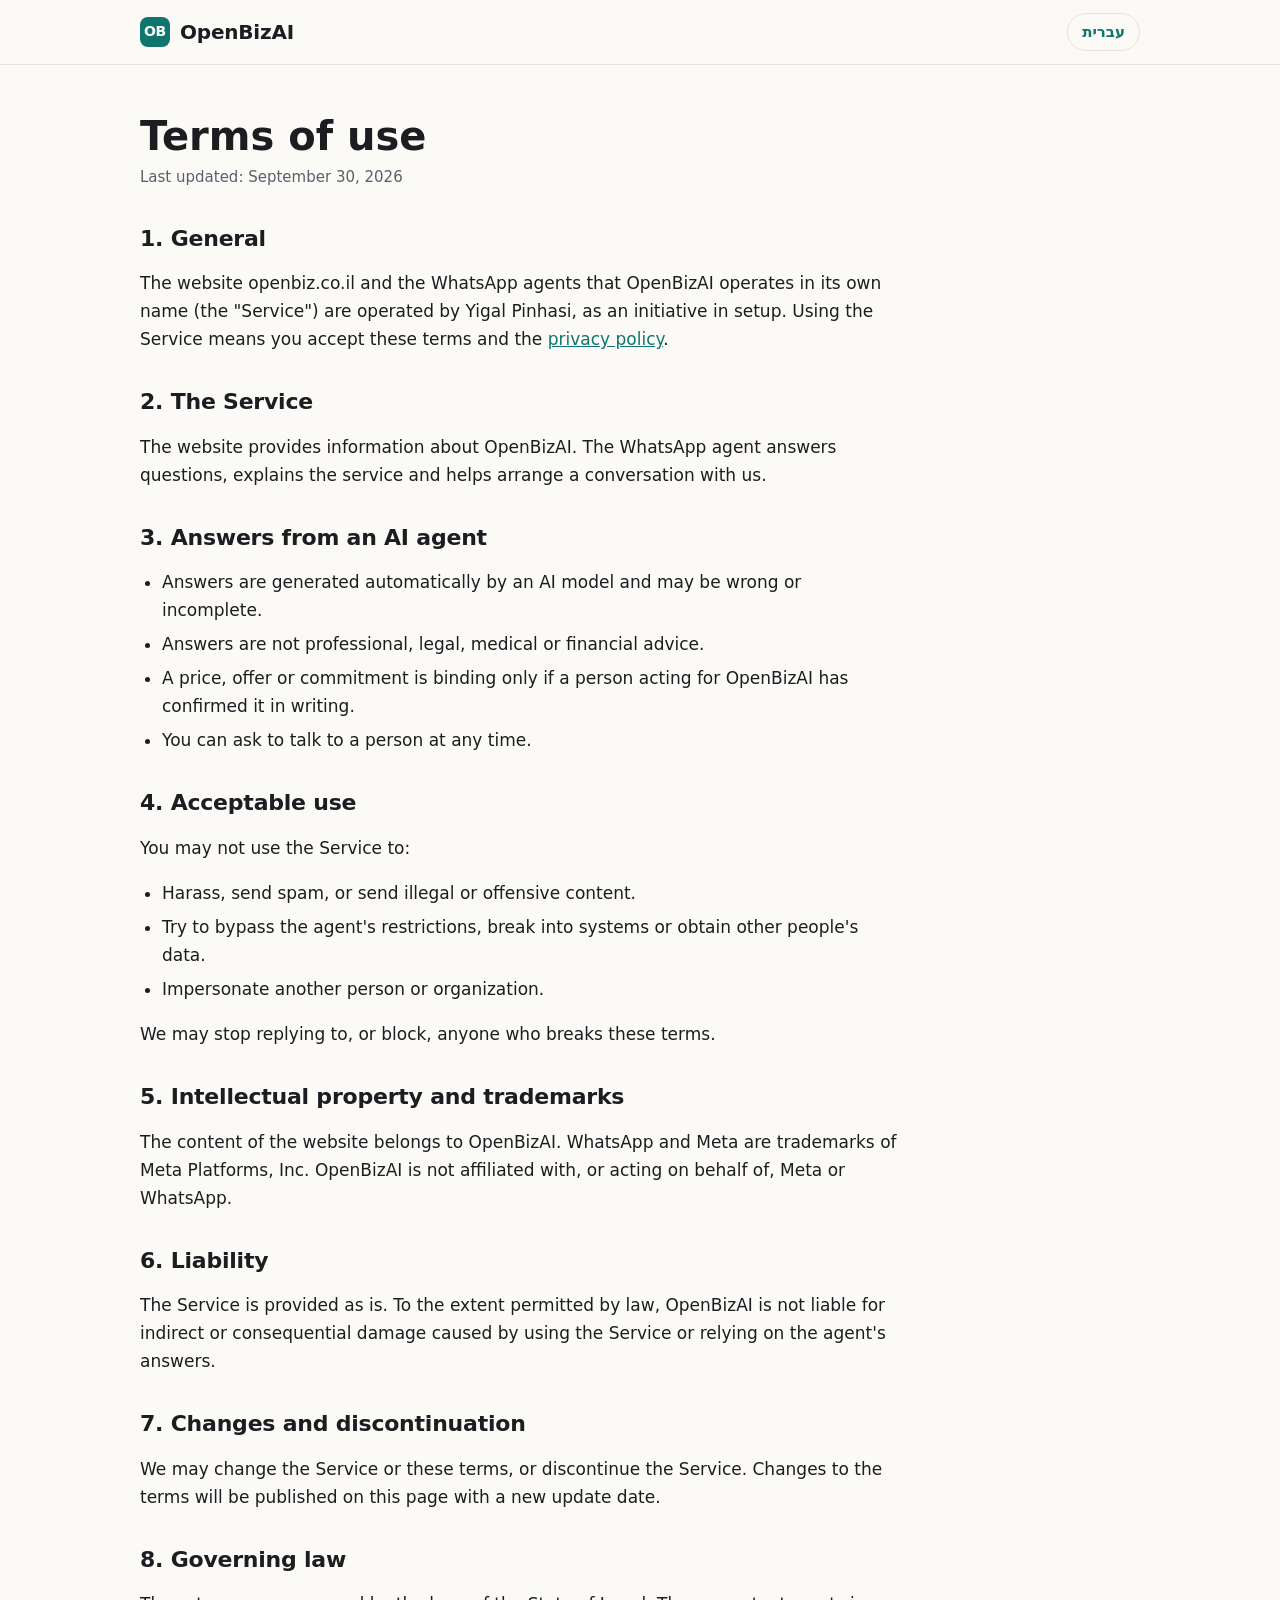
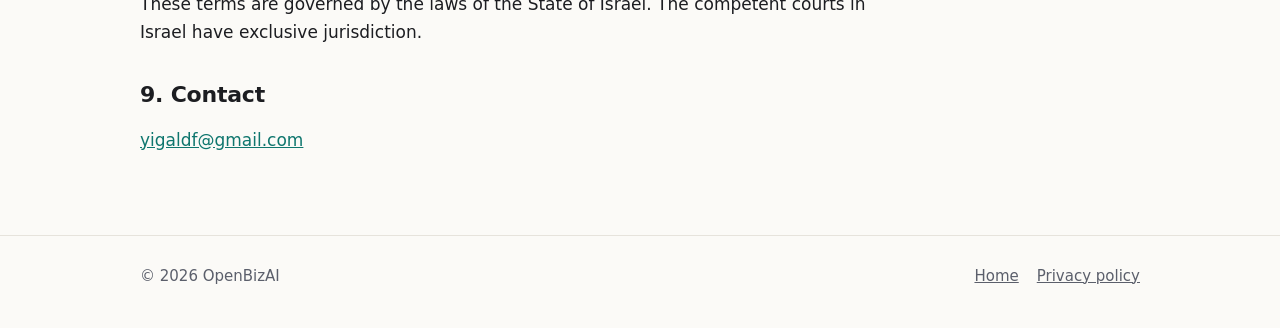
<file: en/terms/index.html>
<!doctype html>
<html lang="en" dir="ltr">
<head>
  <meta charset="utf-8">
  <meta name="viewport" content="width=device-width, initial-scale=1">
  <title>Terms of use – OpenBizAI</title>
  <meta name="description" content="Terms of use for the OpenBizAI website and WhatsApp agents.">
  <link rel="canonical" href="https://openbiz.co.il/en/terms/">
  <link rel="alternate" hreflang="he" href="https://openbiz.co.il/terms/">
  <link rel="alternate" hreflang="en" href="https://openbiz.co.il/en/terms/">
  <link rel="icon" href="../../assets/favicon.svg" type="image/svg+xml">
  <link rel="stylesheet" href="../../assets/style.css">
</head>
<body>
  <header class="site-header">
    <div class="wrap">
      <a class="brand" href="../"><span class="brand-mark">OB</span><span>OpenBizAI</span></a>
      <a class="lang-switch" href="../../terms/" hreflang="he" lang="he">עברית</a>
    </div>
  </header>

  <main class="wrap">
    <article class="doc">
      <h1>Terms of use</h1>
      <p class="updated">Last updated: September 30, 2026</p>

      <h2>1. General</h2>
      <p>The website openbiz.co.il and the WhatsApp agents that OpenBizAI operates in its own name (the "Service") are operated by Yigal Pinhasi, as an initiative in setup. Using the Service means you accept these terms and the <a href="../privacy/">privacy policy</a>.</p>

      <h2>2. The Service</h2>
      <p>The website provides information about OpenBizAI. The WhatsApp agent answers questions, explains the service and helps arrange a conversation with us.</p>

      <h2>3. Answers from an AI agent</h2>
      <ul>
        <li>Answers are generated automatically by an AI model and may be wrong or incomplete.</li>
        <li>Answers are not professional, legal, medical or financial advice.</li>
        <li>A price, offer or commitment is binding only if a person acting for OpenBizAI has confirmed it in writing.</li>
        <li>You can ask to talk to a person at any time.</li>
      </ul>

      <h2>4. Acceptable use</h2>
      <p>You may not use the Service to:</p>
      <ul>
        <li>Harass, send spam, or send illegal or offensive content.</li>
        <li>Try to bypass the agent's restrictions, break into systems or obtain other people's data.</li>
        <li>Impersonate another person or organization.</li>
      </ul>
      <p>We may stop replying to, or block, anyone who breaks these terms.</p>

      <h2>5. Intellectual property and trademarks</h2>
      <p>The content of the website belongs to OpenBizAI. WhatsApp and Meta are trademarks of Meta Platforms, Inc. OpenBizAI is not affiliated with, or acting on behalf of, Meta or WhatsApp.</p>

      <h2>6. Liability</h2>
      <p>The Service is provided as is. To the extent permitted by law, OpenBizAI is not liable for indirect or consequential damage caused by using the Service or relying on the agent's answers.</p>

      <h2>7. Changes and discontinuation</h2>
      <p>We may change the Service or these terms, or discontinue the Service. Changes to the terms will be published on this page with a new update date.</p>

      <h2>8. Governing law</h2>
      <p>These terms are governed by the laws of the State of Israel. The competent courts in Israel have exclusive jurisdiction.</p>

      <h2>9. Contact</h2>
      <p><a href="mailto:yigaldf@gmail.com">yigaldf@gmail.com</a></p>
    </article>
  </main>

  <footer class="site-footer">
    <div class="wrap">
      <span>© 2026 OpenBizAI</span>
      <nav>
        <a href="../">Home</a>
        <a href="../privacy/">Privacy policy</a>
      </nav>
    </div>
  </footer>
  <!-- Cloudflare Web Analytics: cookieless page-view counts, no individual tracking -->
  <script type="module" src="https://static.cloudflareinsights.com/beacon.min.js" data-cf-beacon='{"token": "da48ae6f92434eb488f0806ab7107b5d"}'></script>
</body>
</html>
</file>
<file: assets/style.css>
:root {
  --bg: #fbfaf7;
  --surface: #ffffff;
  --text: #1c1d21;
  --muted: #5b5f6b;
  --line: #e6e3dc;
  --accent: #0f766e;
  --accent-ink: #ffffff;
  --accent-soft: #e3f2ef;
  --radius: 14px;
  --max: 1040px;
  --font: "Heebo", system-ui, -apple-system, "Segoe UI", Arial, sans-serif;
}

@media (prefers-color-scheme: dark) {
  :root {
    --bg: #131417;
    --surface: #1b1d21;
    --text: #ecebe7;
    --muted: #a3a6ad;
    --line: #2c2f35;
    --accent: #2dd4bf;
    --accent-ink: #0b1f1d;
    --accent-soft: #16302d;
  }
}

* { box-sizing: border-box; }

html { -webkit-text-size-adjust: 100%; }

body {
  margin: 0;
  background: var(--bg);
  color: var(--text);
  font-family: var(--font);
  font-size: 17px;
  line-height: 1.65;
}

a { color: var(--accent); }
a:hover { text-decoration-thickness: 2px; }

.wrap {
  max-width: var(--max);
  margin: 0 auto;
  padding: 0 20px;
}

/* Header */
.site-header {
  border-bottom: 1px solid var(--line);
  background: var(--bg);
}
.site-header .wrap {
  display: flex;
  align-items: center;
  justify-content: space-between;
  gap: 16px;
  min-height: 64px;
}
.brand {
  display: inline-flex;
  align-items: center;
  gap: 10px;
  font-weight: 800;
  font-size: 20px;
  color: var(--text);
  text-decoration: none;
  letter-spacing: -0.01em;
}
.brand-mark {
  width: 30px;
  height: 30px;
  border-radius: 8px;
  background: var(--accent);
  color: var(--accent-ink);
  display: grid;
  place-items: center;
  font-size: 14px;
  font-weight: 800;
  direction: ltr;
}
.lang-switch {
  font-size: 15px;
  font-weight: 600;
  text-decoration: none;
  border: 1px solid var(--line);
  border-radius: 999px;
  padding: 6px 14px;
}

/* Hero */
.hero { padding: 72px 0 56px; }
.eyebrow {
  display: inline-block;
  background: var(--accent-soft);
  color: var(--accent);
  font-weight: 700;
  font-size: 14px;
  border-radius: 999px;
  padding: 4px 12px;
  margin-bottom: 18px;
}
.hero h1 {
  font-size: clamp(32px, 6vw, 54px);
  line-height: 1.12;
  margin: 0 0 18px;
  letter-spacing: -0.02em;
  max-width: 18ch;
}
.hero p.lead {
  font-size: clamp(18px, 2.4vw, 21px);
  color: var(--muted);
  max-width: 60ch;
  margin: 0 0 30px;
}
.btn {
  display: inline-block;
  background: var(--accent);
  color: var(--accent-ink);
  font-weight: 700;
  text-decoration: none;
  border-radius: 10px;
  padding: 13px 22px;
}
.btn:hover { filter: brightness(1.06); }

/* Sections */
section { padding: 48px 0; }
section + section { border-top: 1px solid var(--line); }
h2 {
  font-size: clamp(24px, 3.4vw, 32px);
  line-height: 1.2;
  margin: 0 0 12px;
  letter-spacing: -0.01em;
}
.section-intro {
  color: var(--muted);
  max-width: 62ch;
  margin: 0 0 28px;
}

.grid {
  display: grid;
  grid-template-columns: repeat(auto-fit, minmax(230px, 1fr));
  gap: 16px;
}
.card {
  background: var(--surface);
  border: 1px solid var(--line);
  border-radius: var(--radius);
  padding: 22px;
}
.card h3 { margin: 0 0 6px; font-size: 19px; }
.card p { margin: 0; color: var(--muted); font-size: 16px; }

.steps {
  list-style: none;
  padding: 0;
  margin: 0;
  counter-reset: step;
  display: grid;
  gap: 16px;
}
.steps li {
  counter-increment: step;
  background: var(--surface);
  border: 1px solid var(--line);
  border-radius: var(--radius);
  padding: 20px 22px;
  display: grid;
  grid-template-columns: 40px 1fr;
  gap: 14px;
  align-items: start;
}
.steps li::before {
  content: counter(step);
  width: 36px;
  height: 36px;
  border-radius: 50%;
  background: var(--accent-soft);
  color: var(--accent);
  font-weight: 800;
  display: grid;
  place-items: center;
}
.steps h3 { margin: 0 0 4px; font-size: 18px; }
.steps p { margin: 0; color: var(--muted); font-size: 16px; }

.callout {
  background: var(--accent-soft);
  border-radius: var(--radius);
  padding: 28px;
}
.callout h2 { margin-bottom: 8px; }
.callout p { margin: 0 0 20px; max-width: 62ch; }

/* Legal pages */
.doc { padding: 48px 0 64px; max-width: 760px; }
.doc h1 { font-size: clamp(28px, 4.5vw, 40px); line-height: 1.15; margin: 0 0 6px; }
.doc .updated { color: var(--muted); margin: 0 0 32px; font-size: 15px; }
.doc h2 { font-size: 22px; margin: 36px 0 8px; }
.doc ul { padding-inline-start: 22px; }
.doc li { margin-bottom: 6px; }
.doc .note {
  border-inline-start: 4px solid var(--accent);
  background: var(--surface);
  padding: 14px 18px;
  border-radius: 8px;
  color: var(--muted);
}

/* Footer */
.site-footer {
  border-top: 1px solid var(--line);
  padding: 28px 0 40px;
  color: var(--muted);
  font-size: 15px;
}
.site-footer .wrap {
  display: flex;
  flex-wrap: wrap;
  gap: 10px 22px;
  justify-content: space-between;
}
.site-footer nav { display: flex; flex-wrap: wrap; gap: 8px 18px; }
.site-footer a { color: var(--muted); }

.ltr { direction: ltr; unicode-bidi: isolate; }

@media (max-width: 560px) {
  body { font-size: 16px; }
  .hero { padding: 48px 0 40px; }
  section { padding: 36px 0; }
  .callout { padding: 22px; }
}

/* ---------- v2: entry buttons, form, chat ---------- */
.entries { display: grid; grid-template-columns: repeat(auto-fit, minmax(200px, 1fr)); gap: 12px; margin: 28px 0 8px; }
.entries .btn { text-align: center; padding: 16px 18px; font-size: 17px; }
.entries .btn.secondary { background: var(--surface); color: var(--accent); border: 2px solid var(--accent); }
.entries .btn[hidden] { display: none; }

.form { display: grid; gap: 12px; max-width: 560px; }
.form label { display: grid; gap: 6px; font-weight: 600; font-size: 15px; }
.form input, .form textarea {
  font: inherit; padding: 11px 12px; border: 1px solid var(--line); border-radius: 10px;
  background: var(--surface); color: var(--text);
}
.form textarea { min-height: 96px; resize: vertical; }
.form .consent { display: flex; gap: 10px; align-items: flex-start; font-weight: 400; font-size: 14px; color: var(--muted); }
.form .consent input { margin-top: 3px; }
.form .hp { position: absolute; width: 1px; height: 1px; overflow: hidden; clip: rect(0 0 0 0); clip-path: inset(50%); white-space: nowrap; }
.status { min-height: 1.4em; font-size: 15px; }
.status.ok { color: var(--accent); font-weight: 600; }
.status.err { color: #b42318; }

.chat { background: var(--surface); border: 1px solid var(--line); border-radius: var(--radius); overflow: hidden; max-width: 640px; }
.chat-head { background: var(--accent); color: var(--accent-ink); padding: 12px 16px; font-weight: 700; display: flex; justify-content: space-between; align-items: center; }
.chat-head small { font-weight: 400; opacity: .9; }
.chat-log { height: 360px; overflow-y: auto; padding: 14px; display: flex; flex-direction: column; gap: 8px; background: var(--bg); }
.chat .msg { max-width: 85%; padding: 9px 12px; border-radius: 12px; line-height: 1.5; white-space: pre-wrap; font-size: 16px; }
.chat .msg.bot { background: var(--surface); border: 1px solid var(--line); align-self: flex-start; }
.chat .msg.me { background: var(--accent-soft); align-self: flex-end; }
.chat .msg.typing { color: var(--muted); font-style: italic; }
.chat-input { display: flex; gap: 8px; padding: 10px; border-top: 1px solid var(--line); }
.chat-input input { flex: 1; font: inherit; padding: 10px 12px; border: 1px solid var(--line); border-radius: 10px; background: var(--surface); color: var(--text); }
.chat-input button { padding: 10px 18px; }
@media (max-width: 560px) { .chat-log { height: 300px; } }
</file>
